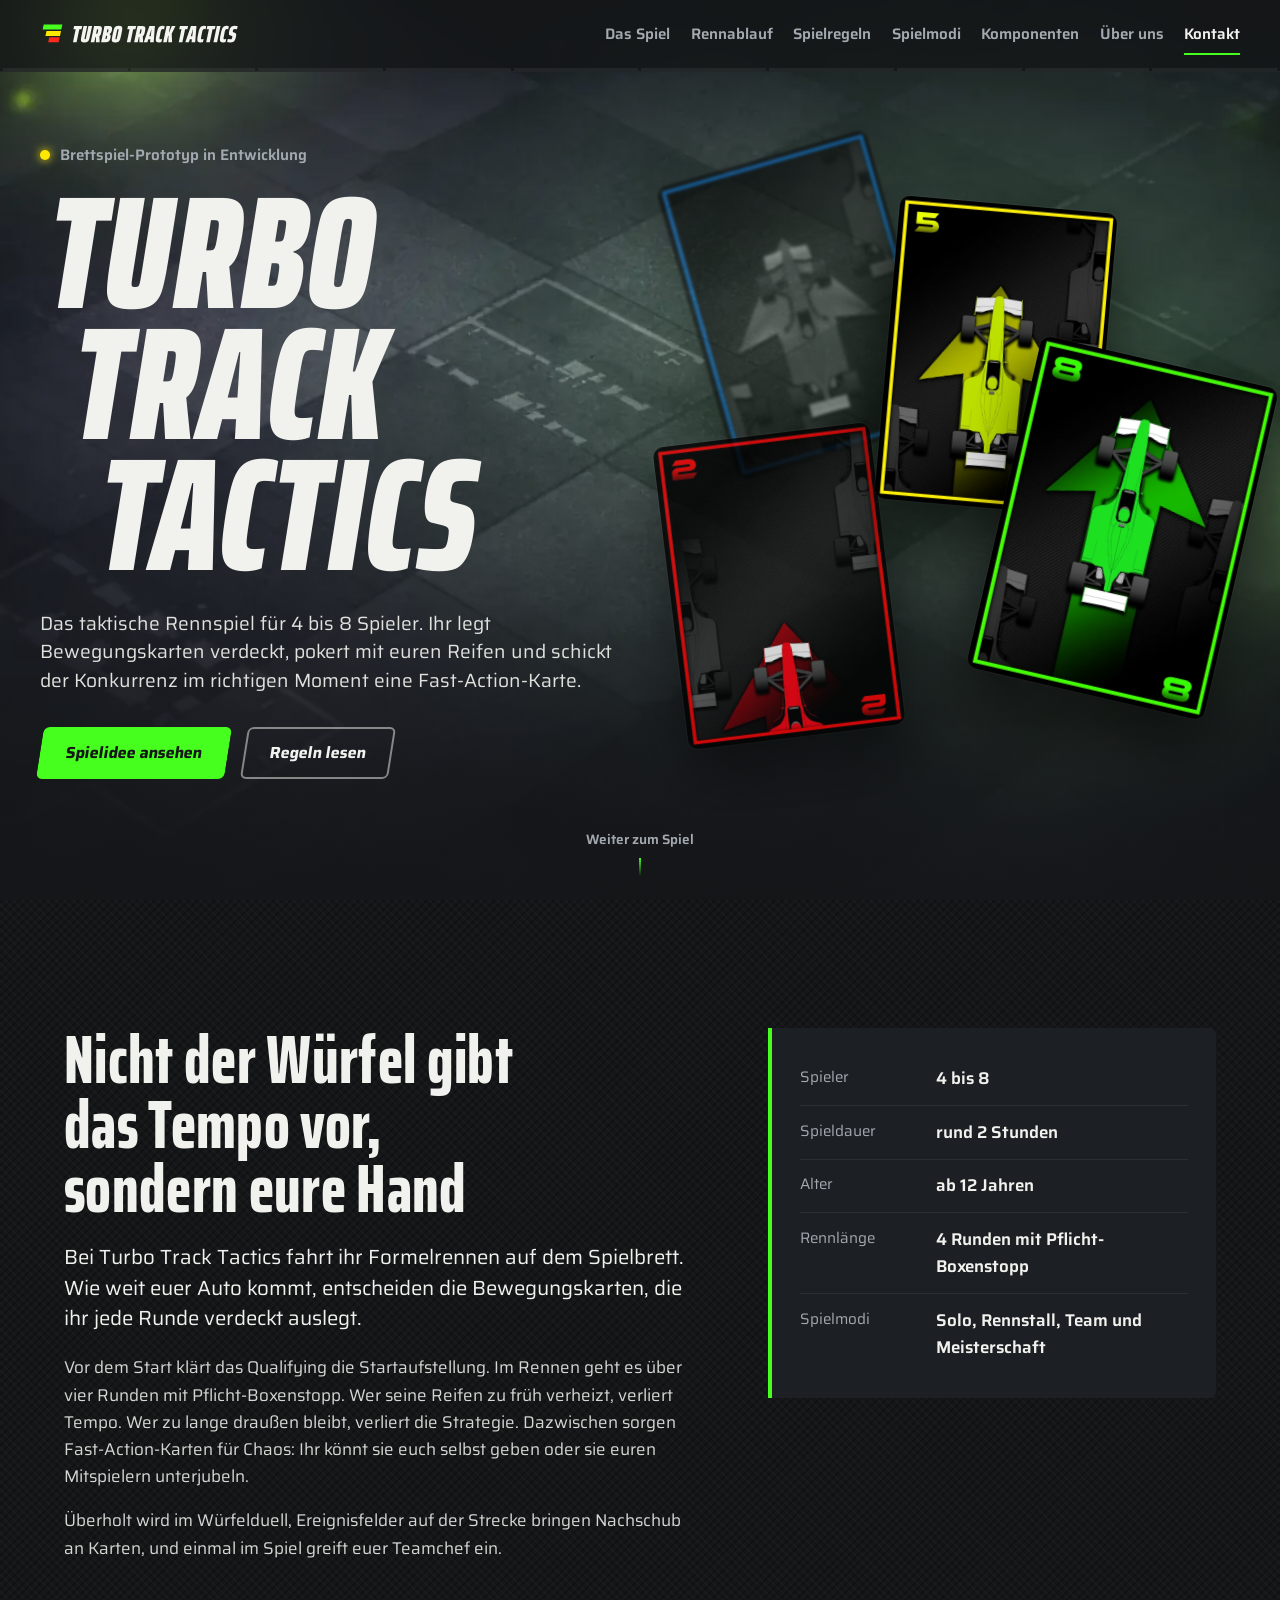
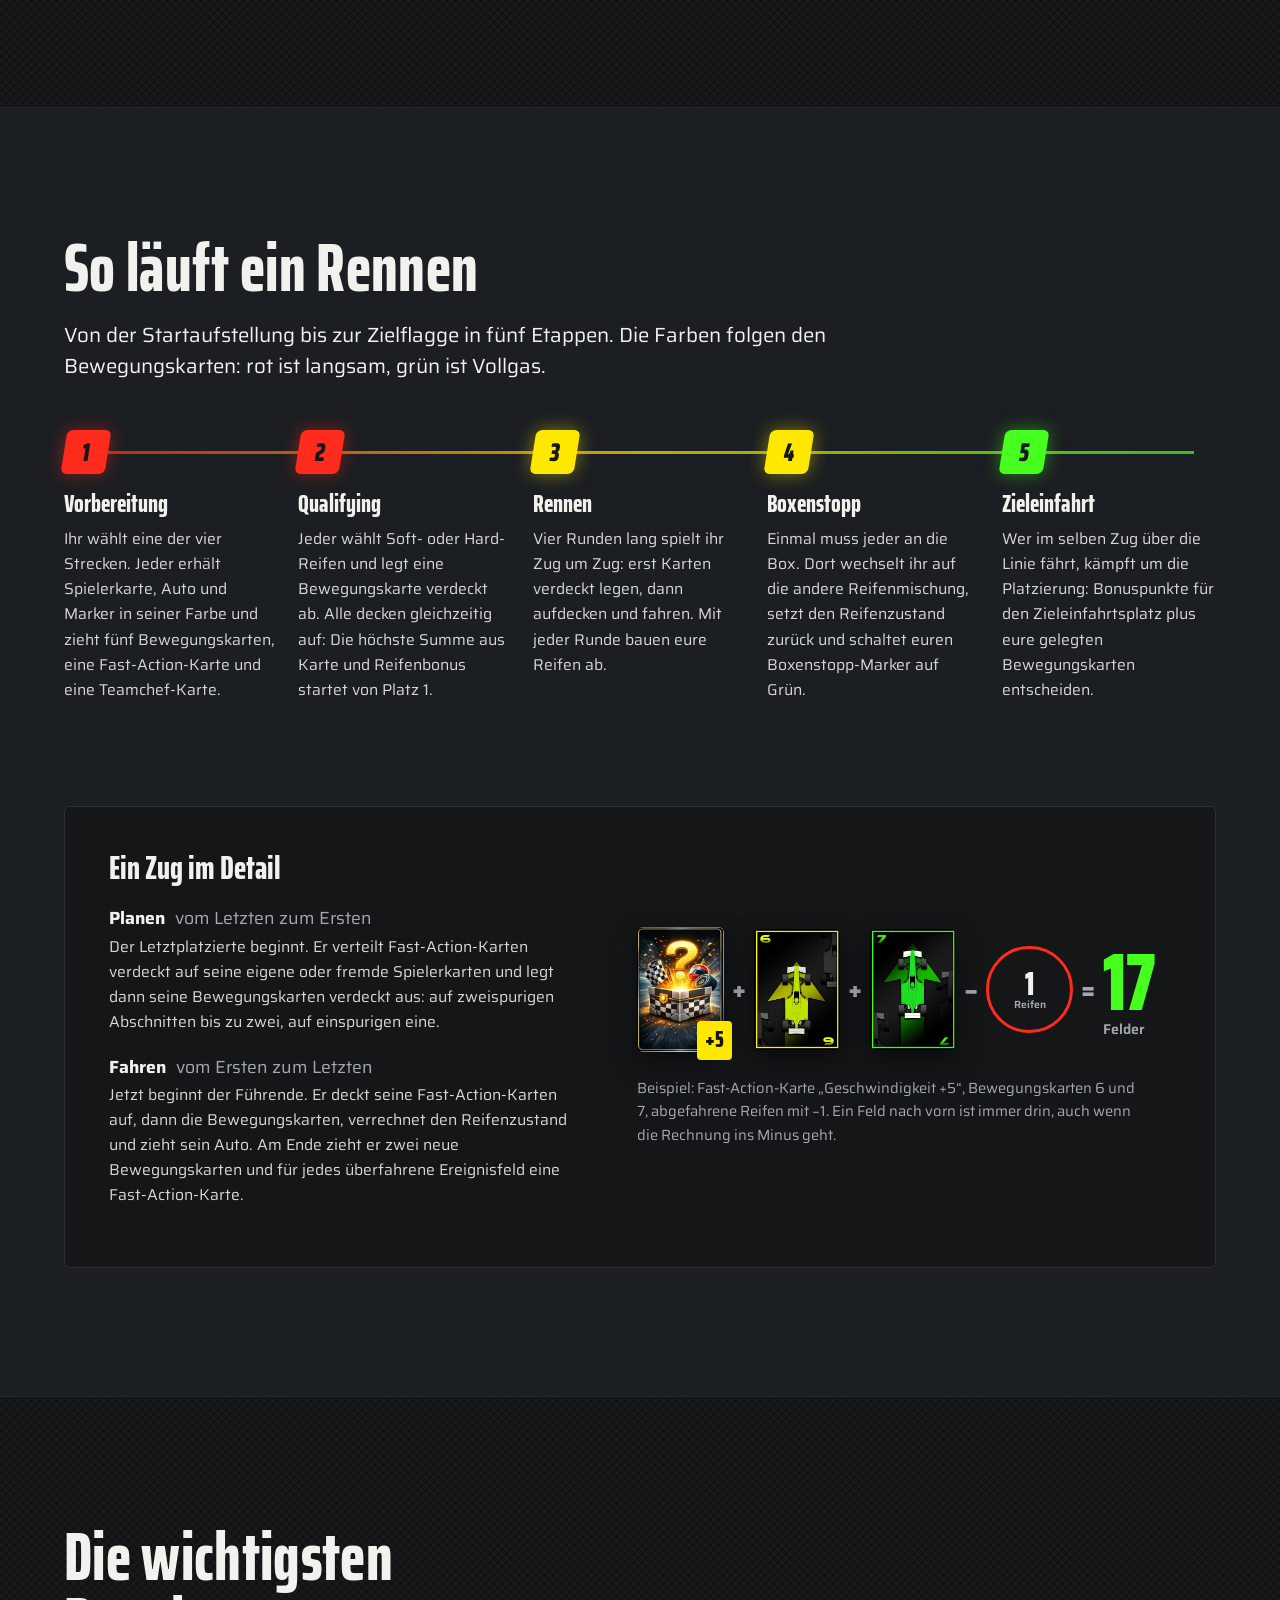
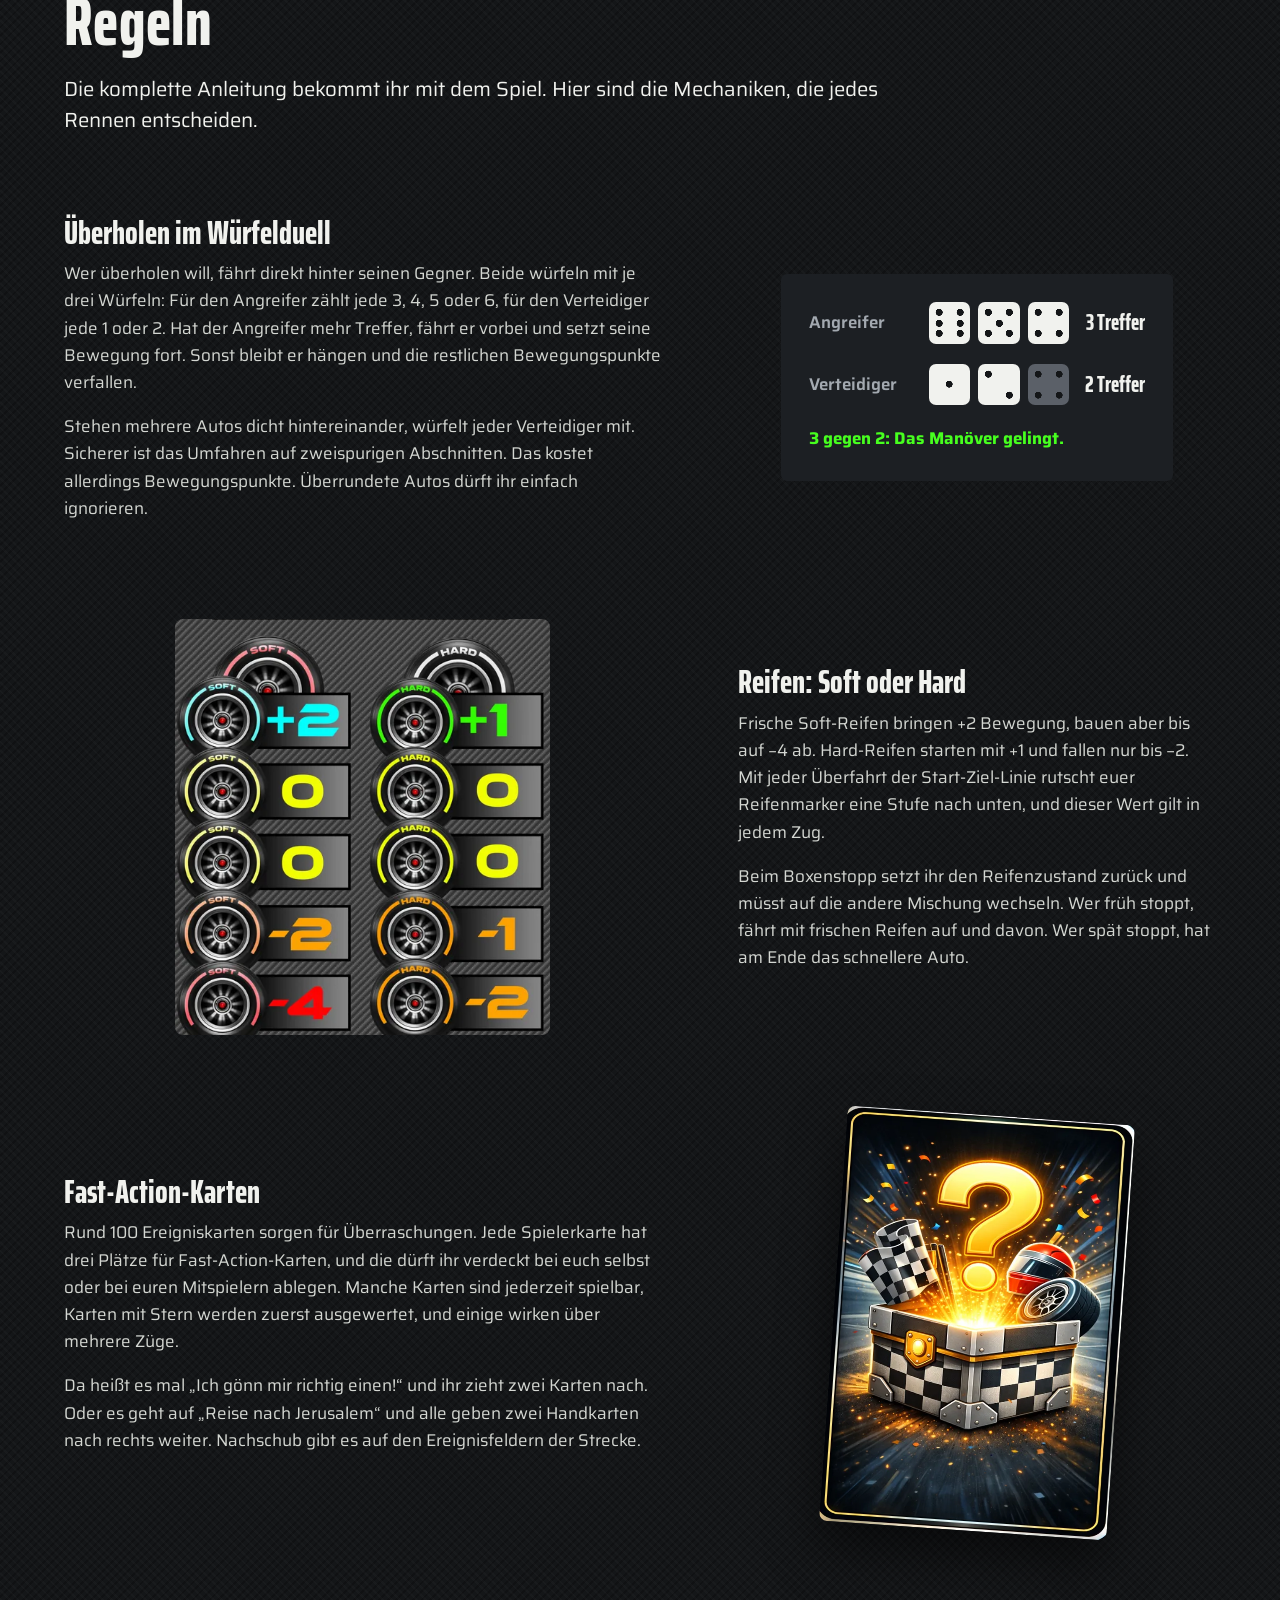
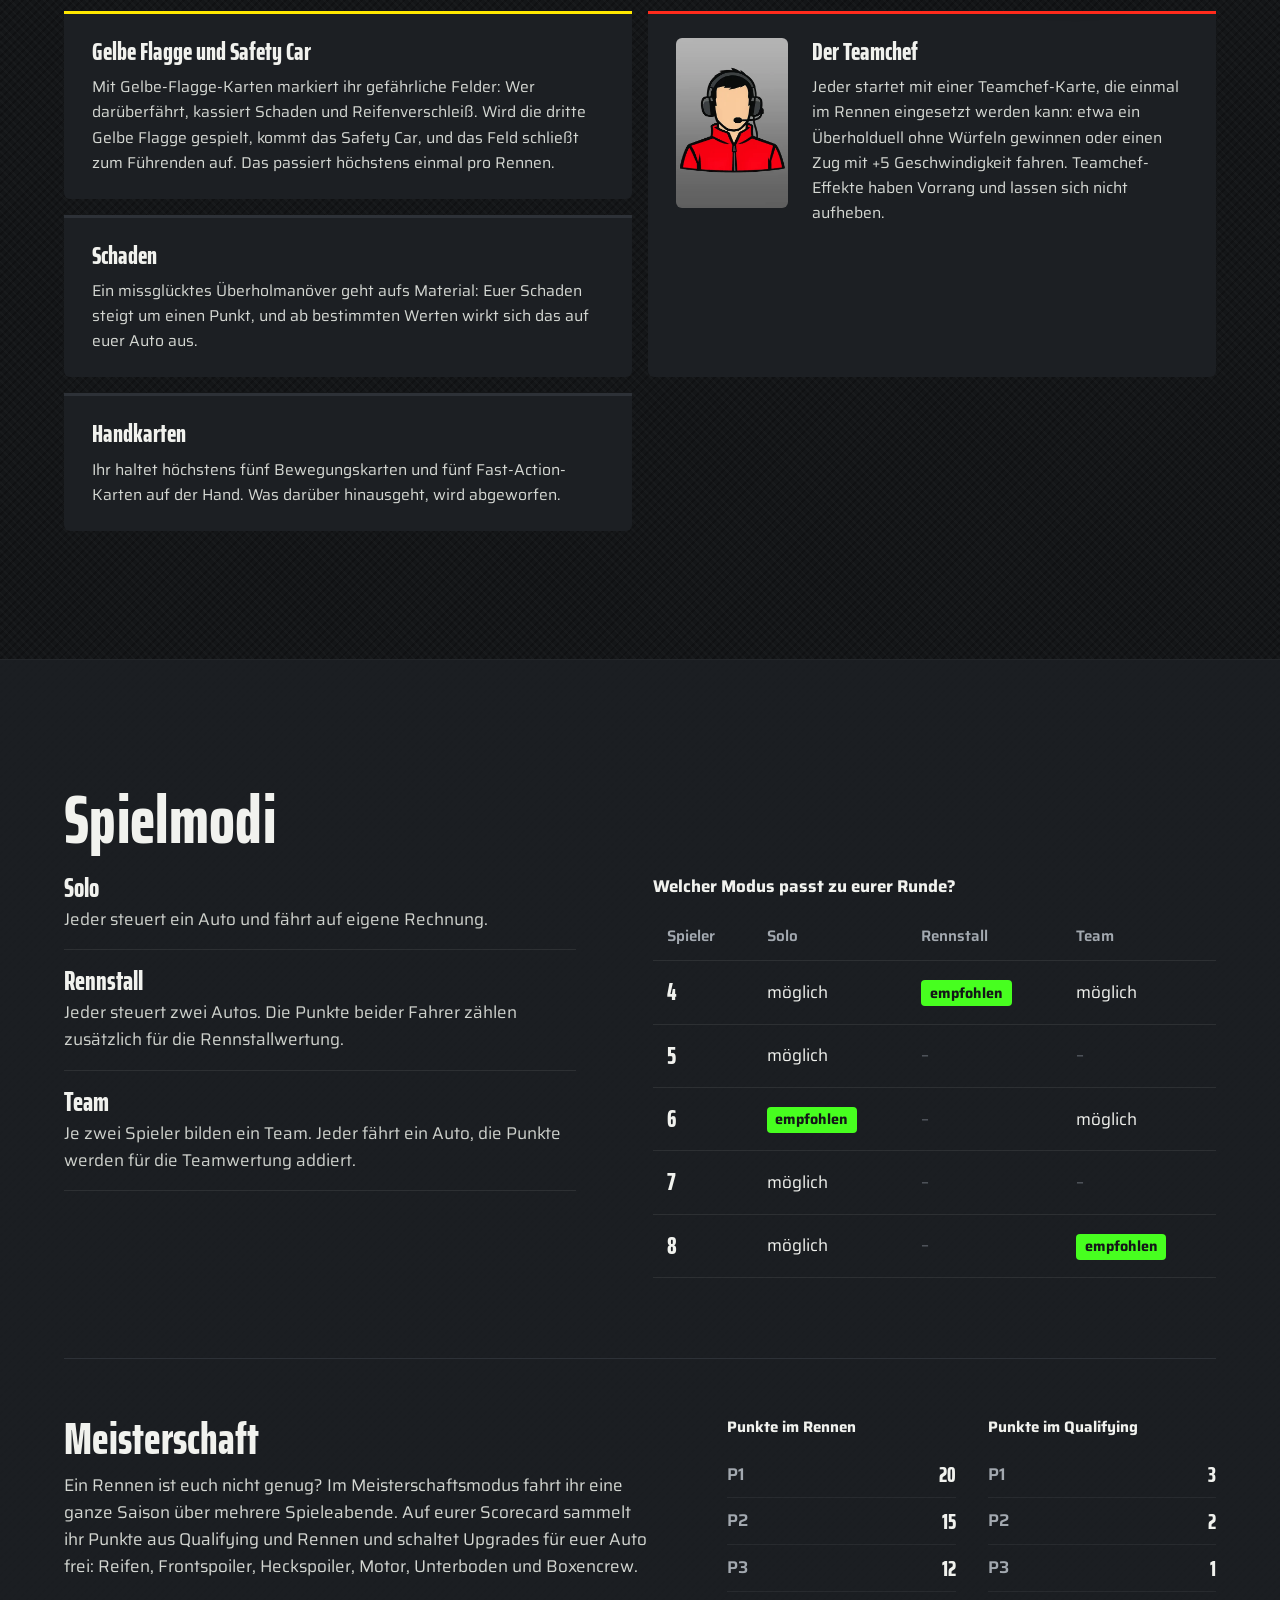
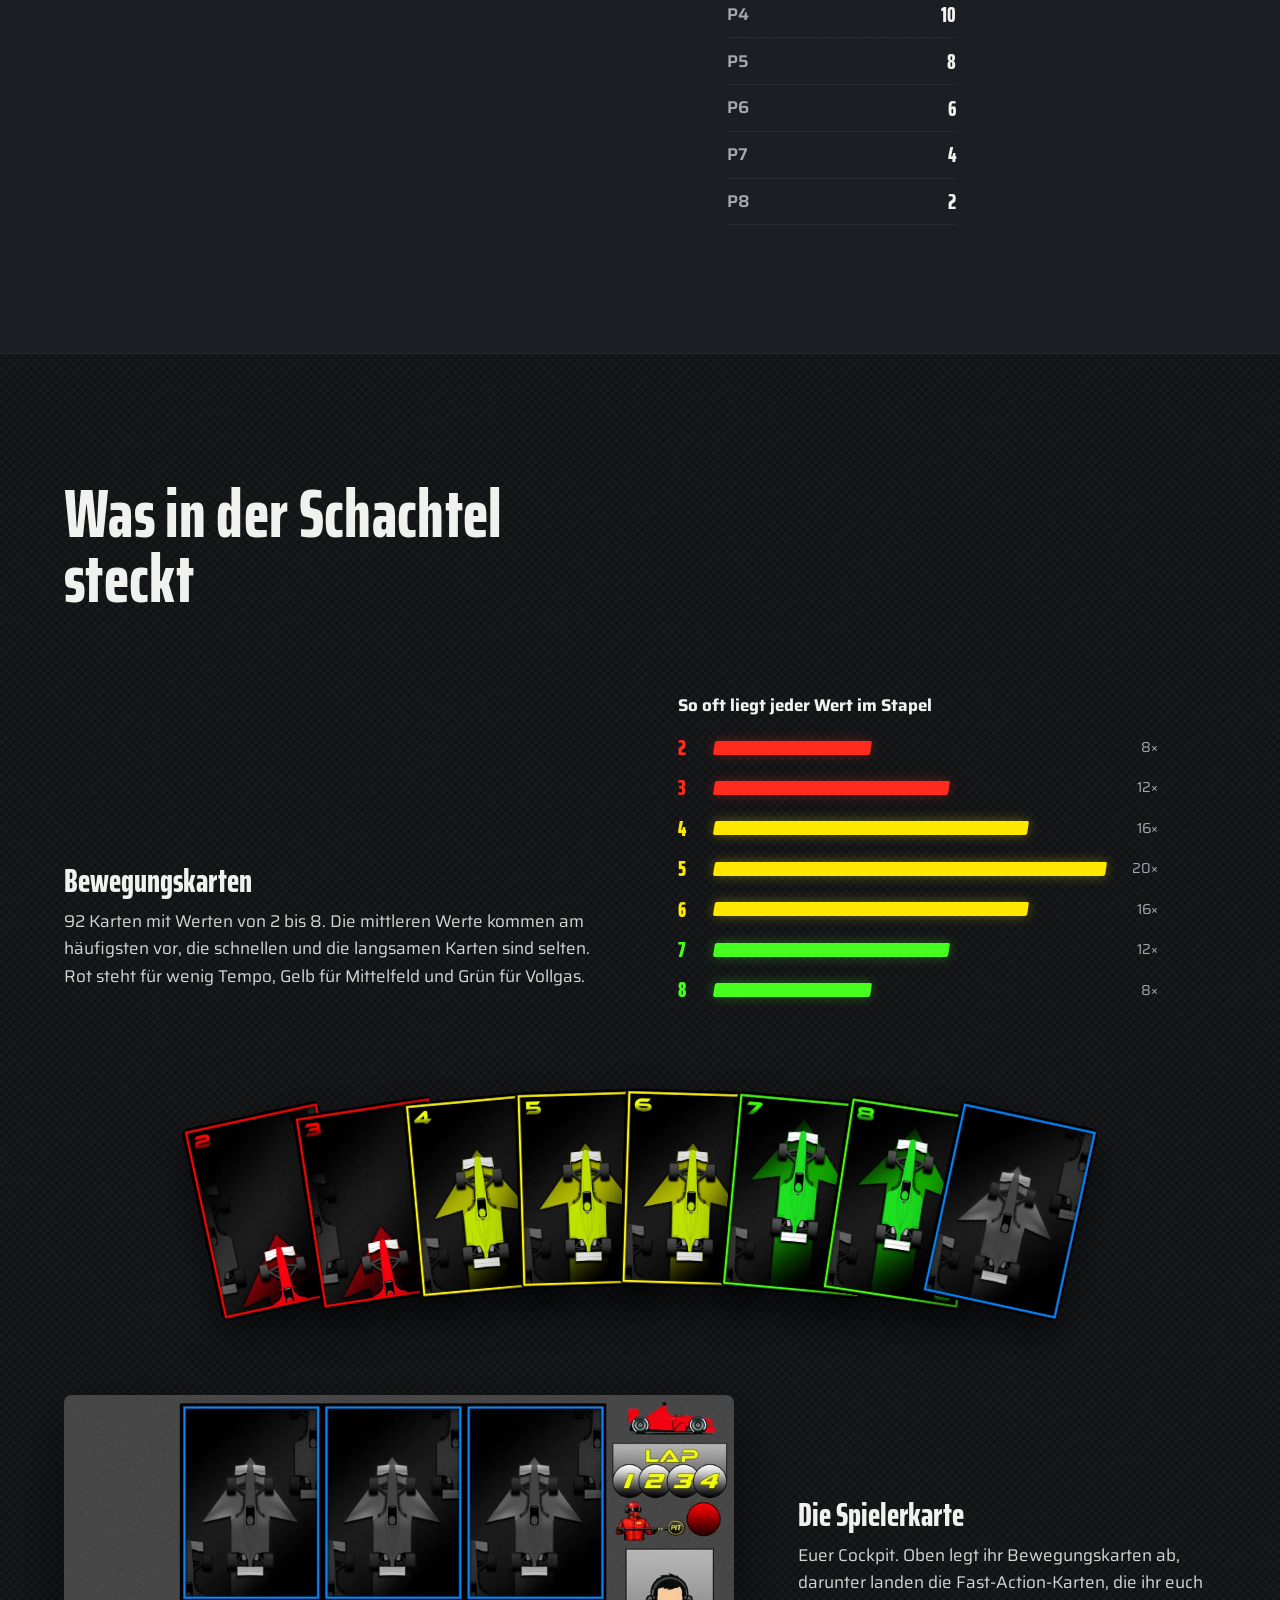
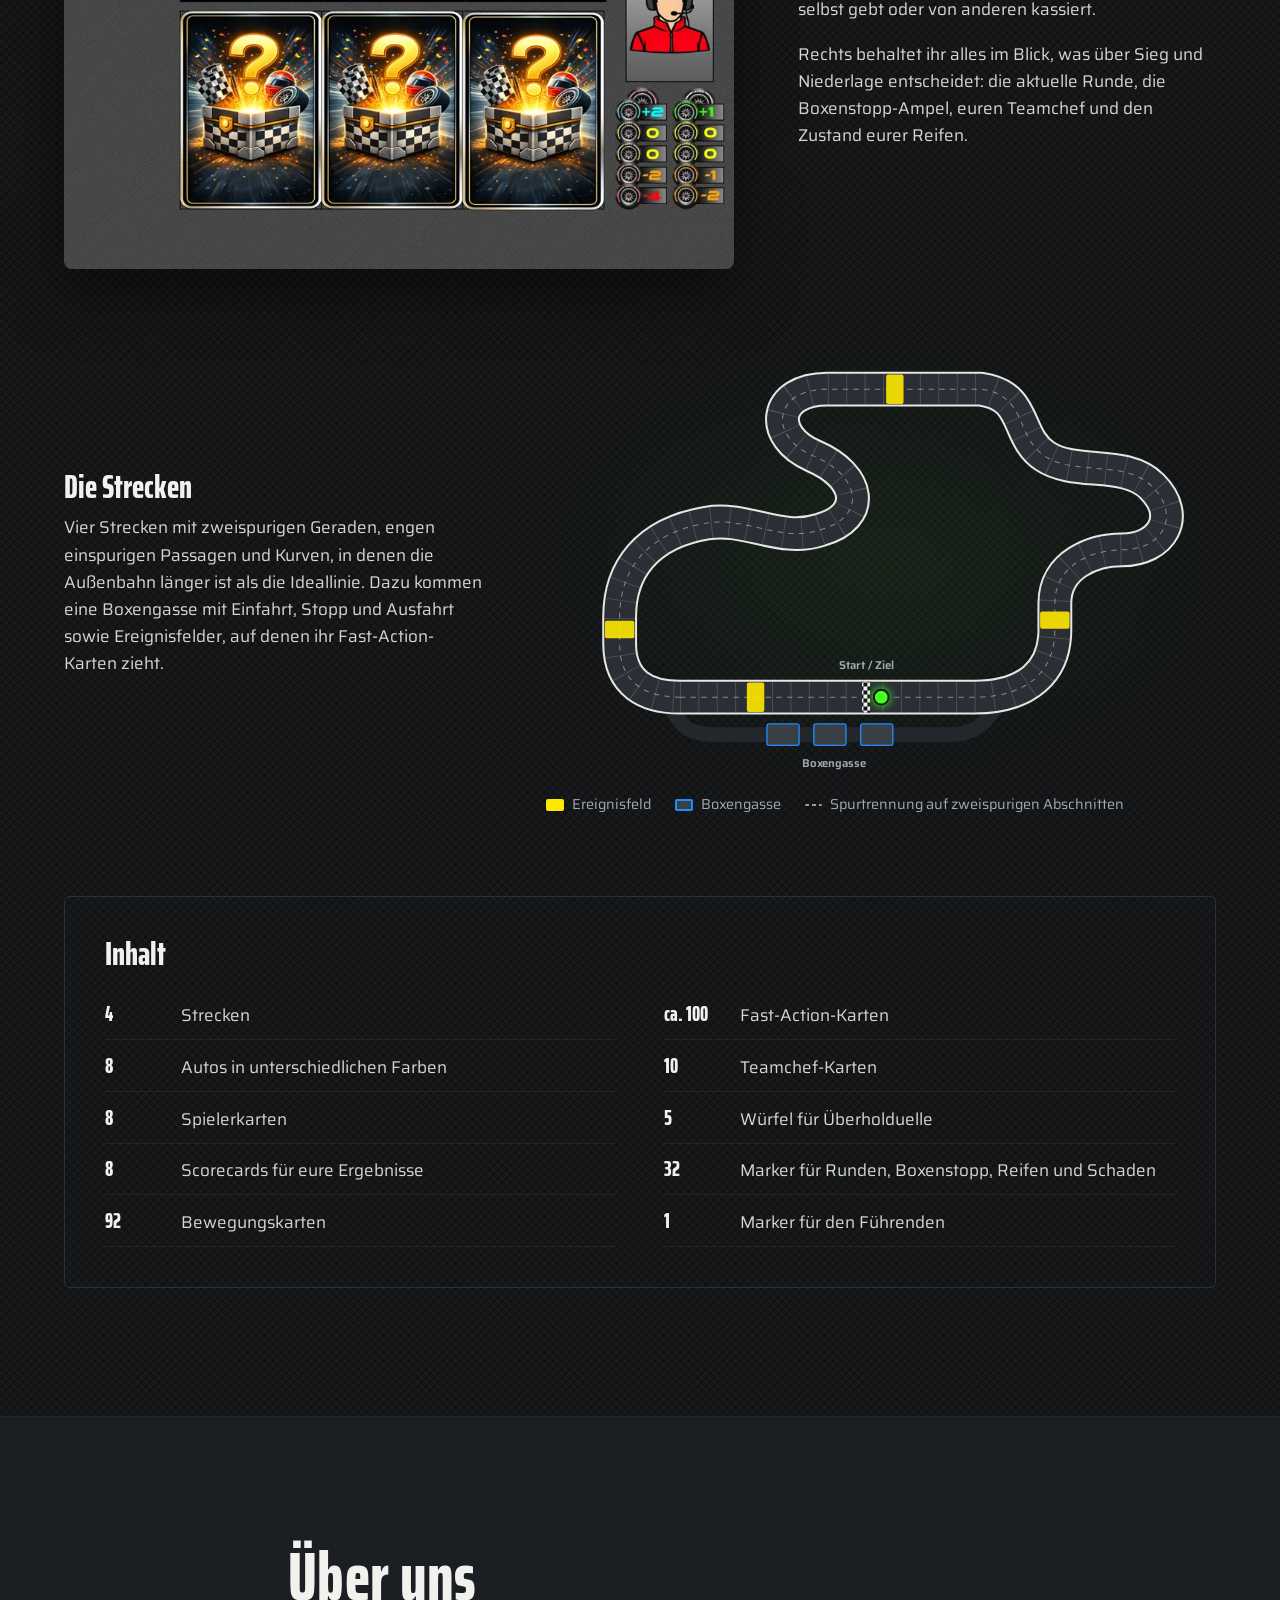
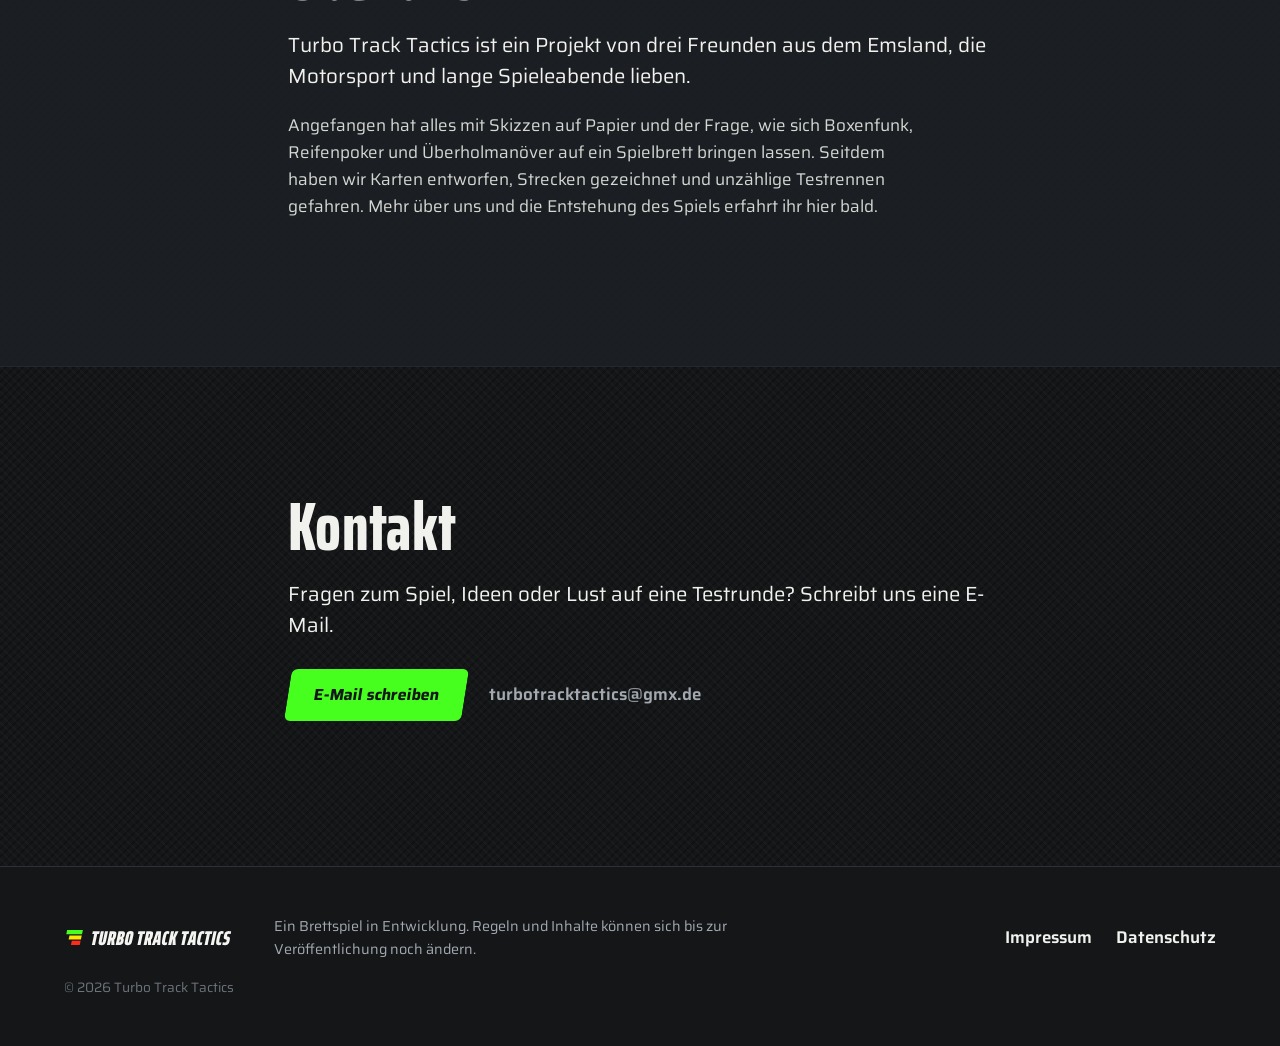
<file: index.html>
<!DOCTYPE html>
<html lang="de">
<head>
  <meta charset="utf-8">
  <meta name="viewport" content="width=device-width, initial-scale=1">
  <!-- Testphase: Seite nicht in Suchmaschinen aufnehmen. Vor dem offiziellen Start entfernen. -->
  <meta name="robots" content="noindex, nofollow">
  <title>Turbo Track Tactics – das taktische Rennspiel für 4 bis 8 Spieler</title>
  <meta name="description" content="Turbo Track Tactics ist ein taktisches Brettspiel rund um Motorsport: Bewegungskarten verdeckt legen, Reifen managen, Boxenstopp planen und im richtigen Moment überholen.">
  <meta name="theme-color" content="#141618">
  <link rel="icon" href="assets/img/logo-mark.svg" type="image/svg+xml">
  <link rel="preload" href="assets/fonts/saira-extra-condensed-latin-900-normal.woff2" as="font" type="font/woff2" crossorigin>
  <link rel="preload" href="assets/fonts/saira-latin-400-normal.woff2" as="font" type="font/woff2" crossorigin>
  <link rel="stylesheet" href="assets/css/style.css">
</head>
<body>
  <a class="skip-link" href="#inhalt">Zum Inhalt springen</a>

  <header class="site-header" data-header>
    <div class="site-header__inner">
      <a class="brand" href="#top" aria-label="Turbo Track Tactics – zum Seitenanfang">
        <img src="assets/img/logo-horizontal.svg" alt="" width="300" height="44">
      </a>
      <button class="nav-toggle" type="button" aria-expanded="false" aria-controls="hauptnavigation" data-nav-toggle>
        <span class="nav-toggle__bars" aria-hidden="true"></span>
        <span class="visually-hidden">Menü öffnen</span>
      </button>
      <nav id="hauptnavigation" class="site-nav" aria-label="Hauptnavigation" data-nav>
        <ul>
          <li><a href="#spiel">Das Spiel</a></li>
          <li><a href="#rennen">Rennablauf</a></li>
          <li><a href="#regeln">Spielregeln</a></li>
          <li><a href="#modi">Spielmodi</a></li>
          <li><a href="#komponenten">Komponenten</a></li>
          <li><a href="#ueber-uns">Über uns</a></li>
          <li><a href="#kontakt">Kontakt</a></li>
        </ul>
      </nav>
    </div>
    <!-- Schaltleuchten: zeigen den Scrollfortschritt in den Farben der Bewegungskarten -->
    <div class="shift-lights" aria-hidden="true" data-shift-lights>
      <span></span><span></span><span></span><span></span><span></span>
      <span></span><span></span><span></span><span></span><span></span>
    </div>
  </header>

  <main id="inhalt">

    <!-- ============ START ============ -->
    <section class="hero" id="top" aria-labelledby="hero-titel">
      <div class="hero__bg" data-speed="0.35" aria-hidden="true"></div>
      <div class="hero__inner">
        <div class="hero__text" data-speed="0.12">
          <p class="hero__status">Brettspiel-Prototyp in Entwicklung</p>
          <h1 class="hero__title" id="hero-titel">
            <span>Turbo</span>
            <span>Track</span>
            <span>Tactics</span>
          </h1>
          <p class="hero__lead">Das taktische Rennspiel für 4 bis 8 Spieler. Ihr legt Bewegungskarten verdeckt, pokert mit euren Reifen und schickt der Konkurrenz im richtigen Moment eine Fast-Action-Karte.</p>
          <div class="hero__actions">
            <a class="btn btn--primary" href="#spiel">Spielidee ansehen</a>
            <a class="btn btn--ghost" href="#regeln">Regeln lesen</a>
          </div>
        </div>

        <div class="hero__cards" aria-hidden="true">
          <img class="hero-card hero-card--back" data-speed="0.05" src="assets/img/karte-rueckseite.webp" alt="" width="640" height="894">
          <img class="hero-card hero-card--2" data-speed="0.18" src="assets/img/karte-2.webp" alt="" width="640" height="894">
          <img class="hero-card hero-card--5" data-speed="-0.06" src="assets/img/karte-5.webp" alt="" width="640" height="894">
          <img class="hero-card hero-card--8" data-speed="-0.22" src="assets/img/karte-8.webp" alt="" width="640" height="894">
        </div>
      </div>
      <a class="hero__scroll" href="#spiel">Weiter zum Spiel</a>
    </section>

    <!-- ============ DAS SPIEL ============ -->
    <section class="section" id="spiel" aria-labelledby="spiel-titel">
      <div class="container split">
        <div class="split__main">
          <h2 class="section-title" id="spiel-titel">Nicht der Würfel gibt das Tempo vor, sondern eure Hand</h2>
          <p class="lead">Bei Turbo Track Tactics fahrt ihr Formelrennen auf dem Spielbrett. Wie weit euer Auto kommt, entscheiden die Bewegungskarten, die ihr jede Runde verdeckt auslegt.</p>
          <p>Vor dem Start klärt das Qualifying die Startaufstellung. Im Rennen geht es über vier Runden mit Pflicht-Boxenstopp. Wer seine Reifen zu früh verheizt, verliert Tempo. Wer zu lange draußen bleibt, verliert die Strategie. Dazwischen sorgen Fast-Action-Karten für Chaos: Ihr könnt sie euch selbst geben oder sie euren Mitspielern unterjubeln.</p>
          <p>Überholt wird im Würfelduell, Ereignisfelder auf der Strecke bringen Nachschub an Karten, und einmal im Spiel greift euer Teamchef ein.</p>
        </div>

        <dl class="spec-sheet" aria-label="Eckdaten">
          <div class="spec-sheet__row">
            <dt>Spieler</dt>
            <dd>4 bis 8</dd>
          </div>
          <div class="spec-sheet__row">
            <dt>Spieldauer</dt>
            <dd>rund 2 Stunden</dd>
          </div>
          <div class="spec-sheet__row">
            <dt>Alter</dt>
            <dd>ab 12 Jahren</dd>
          </div>
          <div class="spec-sheet__row">
            <dt>Rennlänge</dt>
            <dd>4 Runden mit Pflicht-Boxenstopp</dd>
          </div>
          <div class="spec-sheet__row">
            <dt>Spielmodi</dt>
            <dd>Solo, Rennstall, Team und Meisterschaft</dd>
          </div>
        </dl>
      </div>
    </section>

    <!-- ============ RENNABLAUF ============ -->
    <section class="section section--asphalt" id="rennen" aria-labelledby="rennen-titel">
      <div class="container">
        <h2 class="section-title" id="rennen-titel">So läuft ein Rennen</h2>
        <p class="lead narrow">Von der Startaufstellung bis zur Zielflagge in fünf Etappen. Die Farben folgen den Bewegungskarten: rot ist langsam, grün ist Vollgas.</p>

        <ol class="race-steps">
          <li class="race-step" style="--step-color: var(--red)">
            <h3>Vorbereitung</h3>
            <p>Ihr wählt eine der vier Strecken. Jeder erhält Spielerkarte, Auto und Marker in seiner Farbe und zieht fünf Bewegungskarten, eine Fast-Action-Karte und eine Teamchef-Karte.</p>
          </li>
          <li class="race-step" style="--step-color: var(--red)">
            <h3>Qualifying</h3>
            <p>Jeder wählt Soft- oder Hard-Reifen und legt eine Bewegungskarte verdeckt ab. Alle decken gleichzeitig auf: Die höchste Summe aus Karte und Reifenbonus startet von Platz 1.</p>
          </li>
          <li class="race-step" style="--step-color: var(--yellow)">
            <h3>Rennen</h3>
            <p>Vier Runden lang spielt ihr Zug um Zug: erst Karten verdeckt legen, dann aufdecken und fahren. Mit jeder Runde bauen eure Reifen ab.</p>
          </li>
          <li class="race-step" style="--step-color: var(--yellow)">
            <h3>Boxenstopp</h3>
            <p>Einmal muss jeder an die Box. Dort wechselt ihr auf die andere Reifenmischung, setzt den Reifenzustand zurück und schaltet euren Boxenstopp-Marker auf Grün.</p>
          </li>
          <li class="race-step" style="--step-color: var(--green)">
            <h3>Zieleinfahrt</h3>
            <p>Wer im selben Zug über die Linie fährt, kämpft um die Platzierung: Bonuspunkte für den Zieleinfahrtsplatz plus eure gelegten Bewegungskarten entscheiden.</p>
          </li>
        </ol>

        <!-- Ein Zug im Detail -->
        <div class="turn" aria-labelledby="zug-titel">
          <div class="turn__phases">
            <h3 id="zug-titel">Ein Zug im Detail</h3>
            <div class="turn__phase">
              <h4>Planen <span>vom Letzten zum Ersten</span></h4>
              <p>Der Letztplatzierte beginnt. Er verteilt Fast-Action-Karten verdeckt auf seine eigene oder fremde Spielerkarten und legt dann seine Bewegungskarten verdeckt aus: auf zweispurigen Abschnitten bis zu zwei, auf einspurigen eine.</p>
            </div>
            <div class="turn__phase">
              <h4>Fahren <span>vom Ersten zum Letzten</span></h4>
              <p>Jetzt beginnt der Führende. Er deckt seine Fast-Action-Karten auf, dann die Bewegungskarten, verrechnet den Reifenzustand und zieht sein Auto. Am Ende zieht er zwei neue Bewegungskarten und für jedes überfahrene Ereignisfeld eine Fast-Action-Karte.</p>
            </div>
          </div>

          <figure class="turn__example">
            <div class="calc" role="img" aria-label="Rechenbeispiel: Fast-Action-Karte plus 5, Bewegungskarten 6 und 7, Reifenzustand minus 1, ergibt 17 Felder.">
              <div class="calc__item calc__item--fa">
                <img src="assets/img/fast-action.webp" alt="" width="560" height="808" loading="lazy">
                <span class="calc__badge">+5</span>
              </div>
              <span class="calc__op">+</span>
              <div class="calc__item"><img src="assets/img/karte-6-s.webp" alt="" width="320" height="447" loading="lazy"></div>
              <span class="calc__op">+</span>
              <div class="calc__item"><img src="assets/img/karte-7-s.webp" alt="" width="320" height="447" loading="lazy"></div>
              <span class="calc__op">−</span>
              <div class="calc__item calc__item--tyre"><span>1</span><small>Reifen</small></div>
              <span class="calc__op">=</span>
              <div class="calc__result"><strong>17</strong><small>Felder</small></div>
            </div>
            <figcaption>Beispiel: Fast-Action-Karte „Geschwindigkeit +5“, Bewegungskarten 6 und 7, abgefahrene Reifen mit −1. Ein Feld nach vorn ist immer drin, auch wenn die Rechnung ins Minus geht.</figcaption>
          </figure>
        </div>
      </div>
    </section>

    <!-- ============ SPIELREGELN ============ -->
    <section class="section" id="regeln" aria-labelledby="regeln-titel">
      <div class="container">
        <h2 class="section-title" id="regeln-titel">Die wichtigsten Regeln</h2>
        <p class="lead narrow">Die komplette Anleitung bekommt ihr mit dem Spiel. Hier sind die Mechaniken, die jedes Rennen entscheiden.</p>

        <article class="rule">
          <div class="rule__text">
            <h3>Überholen im Würfelduell</h3>
            <p>Wer überholen will, fährt direkt hinter seinen Gegner. Beide würfeln mit je drei Würfeln: Für den Angreifer zählt jede 3, 4, 5 oder 6, für den Verteidiger jede 1 oder 2. Hat der Angreifer mehr Treffer, fährt er vorbei und setzt seine Bewegung fort. Sonst bleibt er hängen und die restlichen Bewegungspunkte verfallen.</p>
            <p>Stehen mehrere Autos dicht hintereinander, würfelt jeder Verteidiger mit. Sicherer ist das Umfahren auf zweispurigen Abschnitten. Das kostet allerdings Bewegungspunkte. Überrundete Autos dürft ihr einfach ignorieren.</p>
          </div>
          <figure class="rule__visual duel" aria-label="Beispiel Überholduell: Angreifer würfelt 6, 5 und 4, also drei Treffer. Verteidiger würfelt 1, 2 und 4, also zwei Treffer. Das Überholmanöver gelingt.">
            <div class="duel__side">
              <span class="duel__who">Angreifer</span>
              <div class="dice">
                <span class="die die--hit" data-pips="6"></span>
                <span class="die die--hit" data-pips="5"></span>
                <span class="die die--hit" data-pips="4"></span>
              </div>
              <span class="duel__score">3 Treffer</span>
            </div>
            <div class="duel__side">
              <span class="duel__who">Verteidiger</span>
              <div class="dice">
                <span class="die die--hit" data-pips="1"></span>
                <span class="die die--hit" data-pips="2"></span>
                <span class="die" data-pips="4"></span>
              </div>
              <span class="duel__score">2 Treffer</span>
            </div>
            <figcaption>3 gegen 2: Das Manöver gelingt.</figcaption>
          </figure>
        </article>

        <article class="rule rule--flip">
          <div class="rule__text">
            <h3>Reifen: Soft oder Hard</h3>
            <p>Frische Soft-Reifen bringen +2 Bewegung, bauen aber bis auf −4 ab. Hard-Reifen starten mit +1 und fallen nur bis −2. Mit jeder Überfahrt der Start-Ziel-Linie rutscht euer Reifenmarker eine Stufe nach unten, und dieser Wert gilt in jedem Zug.</p>
            <p>Beim Boxenstopp setzt ihr den Reifenzustand zurück und müsst auf die andere Mischung wechseln. Wer früh stoppt, fährt mit frischen Reifen auf und davon. Wer spät stoppt, hat am Ende das schnellere Auto.</p>
          </div>
          <figure class="rule__visual">
            <img src="assets/img/reifen.webp" alt="Reifenanzeige der Spielerkarte: Soft mit den Stufen +2, 0, 0, −2 und −4, Hard mit den Stufen +1, 0, 0, −1 und −2." width="520" height="576" loading="lazy">
          </figure>
        </article>

        <article class="rule">
          <div class="rule__text">
            <h3>Fast-Action-Karten</h3>
            <p>Rund 100 Ereigniskarten sorgen für Überraschungen. Jede Spielerkarte hat drei Plätze für Fast-Action-Karten, und die dürft ihr verdeckt bei euch selbst oder bei euren Mitspielern ablegen. Manche Karten sind jederzeit spielbar, Karten mit Stern werden zuerst ausgewertet, und einige wirken über mehrere Züge.</p>
            <p>Da heißt es mal „Ich gönn mir richtig einen!“ und ihr zieht zwei Karten nach. Oder es geht auf „Reise nach Jerusalem“ und alle geben zwei Handkarten nach rechts weiter. Nachschub gibt es auf den Ereignisfeldern der Strecke.</p>
          </div>
          <figure class="rule__visual rule__visual--card">
            <img src="assets/img/fast-action.webp" alt="Rückseite einer Fast-Action-Karte: eine Schatzkiste mit Fragezeichen, Zielflagge, Helm und Reifen." width="560" height="808" loading="lazy">
          </figure>
        </article>

        <div class="rule-grid">
          <div class="rule-mini">
            <h3>Gelbe Flagge und Safety Car</h3>
            <p>Mit Gelbe-Flagge-Karten markiert ihr gefährliche Felder: Wer darüberfährt, kassiert Schaden und Reifenverschleiß. Wird die dritte Gelbe Flagge gespielt, kommt das Safety Car, und das Feld schließt zum Führenden auf. Das passiert höchstens einmal pro Rennen.</p>
          </div>
          <div class="rule-mini rule-mini--with-image">
            <img src="assets/img/teamchef.webp" alt="" width="420" height="637" loading="lazy">
            <div>
              <h3>Der Teamchef</h3>
              <p>Jeder startet mit einer Teamchef-Karte, die einmal im Rennen eingesetzt werden kann: etwa ein Überholduell ohne Würfeln gewinnen oder einen Zug mit +5 Geschwindigkeit fahren. Teamchef-Effekte haben Vorrang und lassen sich nicht aufheben.</p>
            </div>
          </div>
          <div class="rule-mini">
            <h3>Schaden</h3>
            <p>Ein missglücktes Überholmanöver geht aufs Material: Euer Schaden steigt um einen Punkt, und ab bestimmten Werten wirkt sich das auf euer Auto aus.</p>
          </div>
          <div class="rule-mini">
            <h3>Handkarten</h3>
            <p>Ihr haltet höchstens fünf Bewegungskarten und fünf Fast-Action-Karten auf der Hand. Was darüber hinausgeht, wird abgeworfen.</p>
          </div>
        </div>
      </div>
    </section>

    <!-- ============ SPIELMODI ============ -->
    <section class="section section--asphalt" id="modi" aria-labelledby="modi-titel">
      <div class="container">
        <h2 class="section-title" id="modi-titel">Spielmodi</h2>
        <div class="modes">
          <div class="modes__intro">
            <dl class="mode-list">
              <div>
                <dt>Solo</dt>
                <dd>Jeder steuert ein Auto und fährt auf eigene Rechnung.</dd>
              </div>
              <div>
                <dt>Rennstall</dt>
                <dd>Jeder steuert zwei Autos. Die Punkte beider Fahrer zählen zusätzlich für die Rennstallwertung.</dd>
              </div>
              <div>
                <dt>Team</dt>
                <dd>Je zwei Spieler bilden ein Team. Jeder fährt ein Auto, die Punkte werden für die Teamwertung addiert.</dd>
              </div>
            </dl>
          </div>

          <div class="table-wrap">
            <table class="mode-table">
              <caption>Welcher Modus passt zu eurer Runde?</caption>
              <thead>
                <tr><th scope="col">Spieler</th><th scope="col">Solo</th><th scope="col">Rennstall</th><th scope="col">Team</th></tr>
              </thead>
              <tbody>
                <tr><th scope="row">4</th><td><span class="ok">möglich</span></td><td><span class="best">empfohlen</span></td><td><span class="ok">möglich</span></td></tr>
                <tr><th scope="row">5</th><td><span class="ok">möglich</span></td><td><span class="no">–</span></td><td><span class="no">–</span></td></tr>
                <tr><th scope="row">6</th><td><span class="best">empfohlen</span></td><td><span class="no">–</span></td><td><span class="ok">möglich</span></td></tr>
                <tr><th scope="row">7</th><td><span class="ok">möglich</span></td><td><span class="no">–</span></td><td><span class="no">–</span></td></tr>
                <tr><th scope="row">8</th><td><span class="ok">möglich</span></td><td><span class="no">–</span></td><td><span class="best">empfohlen</span></td></tr>
              </tbody>
            </table>
          </div>
        </div>

        <div class="championship">
          <div class="championship__text">
            <h3>Meisterschaft</h3>
            <p>Ein Rennen ist euch nicht genug? Im Meisterschaftsmodus fahrt ihr eine ganze Saison über mehrere Spieleabende. Auf eurer Scorecard sammelt ihr Punkte aus Qualifying und Rennen und schaltet Upgrades für euer Auto frei: Reifen, Frontspoiler, Heckspoiler, Motor, Unterboden und Boxencrew.</p>
          </div>
          <div class="points">
            <table class="points-table">
              <caption>Punkte im Rennen</caption>
              <tbody>
                <tr><th scope="row">P1</th><td>20</td></tr>
                <tr><th scope="row">P2</th><td>15</td></tr>
                <tr><th scope="row">P3</th><td>12</td></tr>
                <tr><th scope="row">P4</th><td>10</td></tr>
                <tr><th scope="row">P5</th><td>8</td></tr>
                <tr><th scope="row">P6</th><td>6</td></tr>
                <tr><th scope="row">P7</th><td>4</td></tr>
                <tr><th scope="row">P8</th><td>2</td></tr>
              </tbody>
            </table>
            <table class="points-table">
              <caption>Punkte im Qualifying</caption>
              <tbody>
                <tr><th scope="row">P1</th><td>3</td></tr>
                <tr><th scope="row">P2</th><td>2</td></tr>
                <tr><th scope="row">P3</th><td>1</td></tr>
              </tbody>
            </table>
          </div>
        </div>
      </div>
    </section>

    <!-- ============ KOMPONENTEN ============ -->
    <section class="section" id="komponenten" aria-labelledby="komponenten-titel">
      <div class="container">
        <h2 class="section-title" id="komponenten-titel">Was in der Schachtel steckt</h2>

        <div class="component component--cards">
          <div class="component__head">
            <h3>Bewegungskarten</h3>
            <p>92 Karten mit Werten von 2 bis 8. Die mittleren Werte kommen am häufigsten vor, die schnellen und die langsamen Karten sind selten. Rot steht für wenig Tempo, Gelb für Mittelfeld und Grün für Vollgas.</p>
          </div>

          <ul class="card-fan" aria-label="Alle Bewegungskarten">
            <li><img src="assets/img/karte-2-s.webp" alt="Bewegungskarte 2" width="320" height="447" loading="lazy"></li>
            <li><img src="assets/img/karte-3-s.webp" alt="Bewegungskarte 3" width="320" height="447" loading="lazy"></li>
            <li><img src="assets/img/karte-4-s.webp" alt="Bewegungskarte 4" width="320" height="447" loading="lazy"></li>
            <li><img src="assets/img/karte-5-s.webp" alt="Bewegungskarte 5" width="320" height="447" loading="lazy"></li>
            <li><img src="assets/img/karte-6-s.webp" alt="Bewegungskarte 6" width="320" height="447" loading="lazy"></li>
            <li><img src="assets/img/karte-7-s.webp" alt="Bewegungskarte 7" width="320" height="447" loading="lazy"></li>
            <li><img src="assets/img/karte-8-s.webp" alt="Bewegungskarte 8" width="320" height="447" loading="lazy"></li>
            <li><img src="assets/img/karte-rueckseite-s.webp" alt="Rückseite der Bewegungskarten" width="320" height="447" loading="lazy"></li>
          </ul>

          <figure class="deck-chart">
            <figcaption>So oft liegt jeder Wert im Stapel</figcaption>
            <ol class="deck-chart__bars">
              <li style="--n: 8;  --c: var(--red)"><span class="deck-chart__value">2</span><span class="deck-chart__bar"></span><span class="deck-chart__count">8×</span></li>
              <li style="--n: 12; --c: var(--red)"><span class="deck-chart__value">3</span><span class="deck-chart__bar"></span><span class="deck-chart__count">12×</span></li>
              <li style="--n: 16; --c: var(--yellow)"><span class="deck-chart__value">4</span><span class="deck-chart__bar"></span><span class="deck-chart__count">16×</span></li>
              <li style="--n: 20; --c: var(--yellow)"><span class="deck-chart__value">5</span><span class="deck-chart__bar"></span><span class="deck-chart__count">20×</span></li>
              <li style="--n: 16; --c: var(--yellow)"><span class="deck-chart__value">6</span><span class="deck-chart__bar"></span><span class="deck-chart__count">16×</span></li>
              <li style="--n: 12; --c: var(--green)"><span class="deck-chart__value">7</span><span class="deck-chart__bar"></span><span class="deck-chart__count">12×</span></li>
              <li style="--n: 8;  --c: var(--green)"><span class="deck-chart__value">8</span><span class="deck-chart__bar"></span><span class="deck-chart__count">8×</span></li>
            </ol>
          </figure>
        </div>

        <div class="component component--board">
          <figure class="board-figure">
            <img src="assets/img/spielerkarte.webp" srcset="assets/img/spielerkarte-s.webp 900w, assets/img/spielerkarte.webp 1800w" sizes="(min-width: 960px) 60vw, 100vw" alt="Die Spielerkarte: oben drei Plätze für Bewegungskarten, darunter drei Plätze für Fast-Action-Karten. Rechts Rundenzähler, Boxenstopp-Ampel, Platz für den Teamchef und die Reifenanzeige." width="1800" height="1273" loading="lazy">
          </figure>
          <div class="component__head">
            <h3>Die Spielerkarte</h3>
            <p>Euer Cockpit. Oben legt ihr Bewegungskarten ab, darunter landen die Fast-Action-Karten, die ihr euch selbst gebt oder von anderen kassiert.</p>
            <p>Rechts behaltet ihr alles im Blick, was über Sieg und Niederlage entscheidet: die aktuelle Runde, die Boxenstopp-Ampel, euren Teamchef und den Zustand eurer Reifen.</p>
          </div>
        </div>

        <div class="component component--track">
          <div class="component__head">
            <h3>Die Strecken</h3>
            <p>Vier Strecken mit zweispurigen Geraden, engen einspurigen Passagen und Kurven, in denen die Außenbahn länger ist als die Ideallinie. Dazu kommen eine Boxengasse mit Einfahrt, Stopp und Ausfahrt sowie Ereignisfelder, auf denen ihr Fast-Action-Karten zieht.</p>
          </div>

          <figure class="track-figure">
            <svg class="track" viewBox="0 0 1000 640" role="img" aria-labelledby="strecke-titel strecke-beschreibung" data-track>
              <title id="strecke-titel">Beispielstrecke</title>
              <desc id="strecke-beschreibung">Stilisierte Rennstrecke mit Start-Ziel-Gerade unten, Boxengasse parallel dazu, mehreren Kurven und vier gelb markierten Ereignisfeldern.</desc>
              <defs>
                <pattern id="checker" width="12" height="12" patternUnits="userSpaceOnUse">
                  <rect width="12" height="12" fill="#f1f2ee"/>
                  <rect width="6" height="6" fill="#141618"/>
                  <rect x="6" y="6" width="6" height="6" fill="#141618"/>
                </pattern>
                <path id="streckenpfad" d="M200 520 L640 520 C720 520 760 480 760 420 L760 380 C760 320 820 300 860 300 C920 300 950 250 905 205 C865 165 790 190 745 160 C700 130 720 70 650 60 L420 60 C340 60 330 130 400 160 C470 190 480 250 410 270 C350 290 300 250 240 260 C150 275 110 330 110 400 L110 440 C110 500 150 520 200 520 Z"/>
              </defs>
              <!-- Boxengasse -->
              <path class="track__pit" d="M180 520 C200 572 220 576 260 576 L600 576 C640 576 660 560 680 520"/>
              <g class="track__pit-boxes">
                <rect x="330" y="560" width="48" height="32" rx="3"/>
                <rect x="400" y="560" width="48" height="32" rx="3"/>
                <rect x="470" y="560" width="48" height="32" rx="3"/>
              </g>
              <text class="track__label" x="430" y="625" text-anchor="middle">Boxengasse</text>
              <!-- Strecke: Rand, Asphalt, Felder, Mittellinie -->
              <use href="#streckenpfad" class="track__edge"/>
              <use href="#streckenpfad" class="track__asphalt"/>
              <use href="#streckenpfad" class="track__fields"/>
              <use href="#streckenpfad" class="track__centre"/>
              <!-- Ereignisfelder -->
              <g class="track__events">
                <rect x="508" y="38" width="26" height="44" rx="3"/>
                <rect x="738" y="392" width="44" height="26" rx="3"/>
                <rect x="88" y="406" width="44" height="26" rx="3"/>
                <rect x="300" y="498" width="26" height="44" rx="3"/>
              </g>
              <!-- Start/Ziel -->
              <rect x="472" y="497" width="12" height="46" fill="url(#checker)"/>
              <text class="track__label" x="478" y="478" text-anchor="middle">Start / Ziel</text>
              <!-- Fahrzeug für die Animation -->
              <g class="track__car" data-track-car>
                <circle r="11"/>
              </g>
            </svg>
            <figcaption class="track-legend">
              <span><i class="swatch swatch--event"></i>Ereignisfeld</span>
              <span><i class="swatch swatch--pit"></i>Boxengasse</span>
              <span><i class="swatch swatch--line"></i>Spurtrennung auf zweispurigen Abschnitten</span>
            </figcaption>
          </figure>
        </div>

        <div class="box-contents">
          <h3>Inhalt</h3>
          <ul>
            <li><strong>4</strong> Strecken</li>
            <li><strong>8</strong> Autos in unterschiedlichen Farben</li>
            <li><strong>8</strong> Spielerkarten</li>
            <li><strong>8</strong> Scorecards für eure Ergebnisse</li>
            <li><strong>92</strong> Bewegungskarten</li>
            <li><strong>ca. 100</strong> Fast-Action-Karten</li>
            <li><strong>10</strong> Teamchef-Karten</li>
            <li><strong>5</strong> Würfel für Überholduelle</li>
            <li><strong>32</strong> Marker für Runden, Boxenstopp, Reifen und Schaden</li>
            <li><strong>1</strong> Marker für den Führenden</li>
          </ul>
        </div>
      </div>
    </section>

    <!-- ============ ÜBER UNS ============ -->
    <section class="section section--asphalt" id="ueber-uns" aria-labelledby="ueber-titel">
      <div class="container narrow">
        <h2 class="section-title" id="ueber-titel">Über uns</h2>
        <p class="lead">Turbo Track Tactics ist ein Projekt von drei Freunden aus dem Emsland, die Motorsport und lange Spieleabende lieben.</p>
        <p>Angefangen hat alles mit Skizzen auf Papier und der Frage, wie sich Boxenfunk, Reifenpoker und Überholmanöver auf ein Spielbrett bringen lassen. Seitdem haben wir Karten entworfen, Strecken gezeichnet und unzählige Testrennen gefahren. Mehr über uns und die Entstehung des Spiels erfahrt ihr hier bald.</p>
      </div>
    </section>

    <!-- ============ KONTAKT ============ -->
    <section class="section contact" id="kontakt" aria-labelledby="kontakt-titel">
      <div class="container narrow">
        <h2 class="section-title" id="kontakt-titel">Kontakt</h2>
        <p class="lead">Fragen zum Spiel, Ideen oder Lust auf eine Testrunde? Schreibt uns eine E-Mail.</p>
        <p class="contact__mail">
          <a class="btn btn--primary" data-mail data-user="turbotracktactics" data-domain="gmx.de" href="#kontakt">E-Mail schreiben</a>
          <span class="contact__address" data-mail-text>turbotracktactics [at] gmx.de</span>
        </p>
      </div>
    </section>
  </main>

  <footer class="site-footer">
    <div class="container site-footer__inner">
      <img src="assets/img/logo-horizontal.svg" alt="Turbo Track Tactics" width="300" height="44" loading="lazy">
      <p class="site-footer__note">Ein Brettspiel in Entwicklung. Regeln und Inhalte können sich bis zur Veröffentlichung noch ändern.</p>
      <nav aria-label="Rechtliches">
        <ul class="site-footer__links">
          <li><a href="impressum.html">Impressum</a></li>
          <li><a href="datenschutz.html">Datenschutz</a></li>
        </ul>
      </nav>
      <p class="site-footer__copy">© 2026 Turbo Track Tactics</p>
    </div>
  </footer>

  <script src="assets/js/main.js" defer></script>
</body>
</html>
</file>
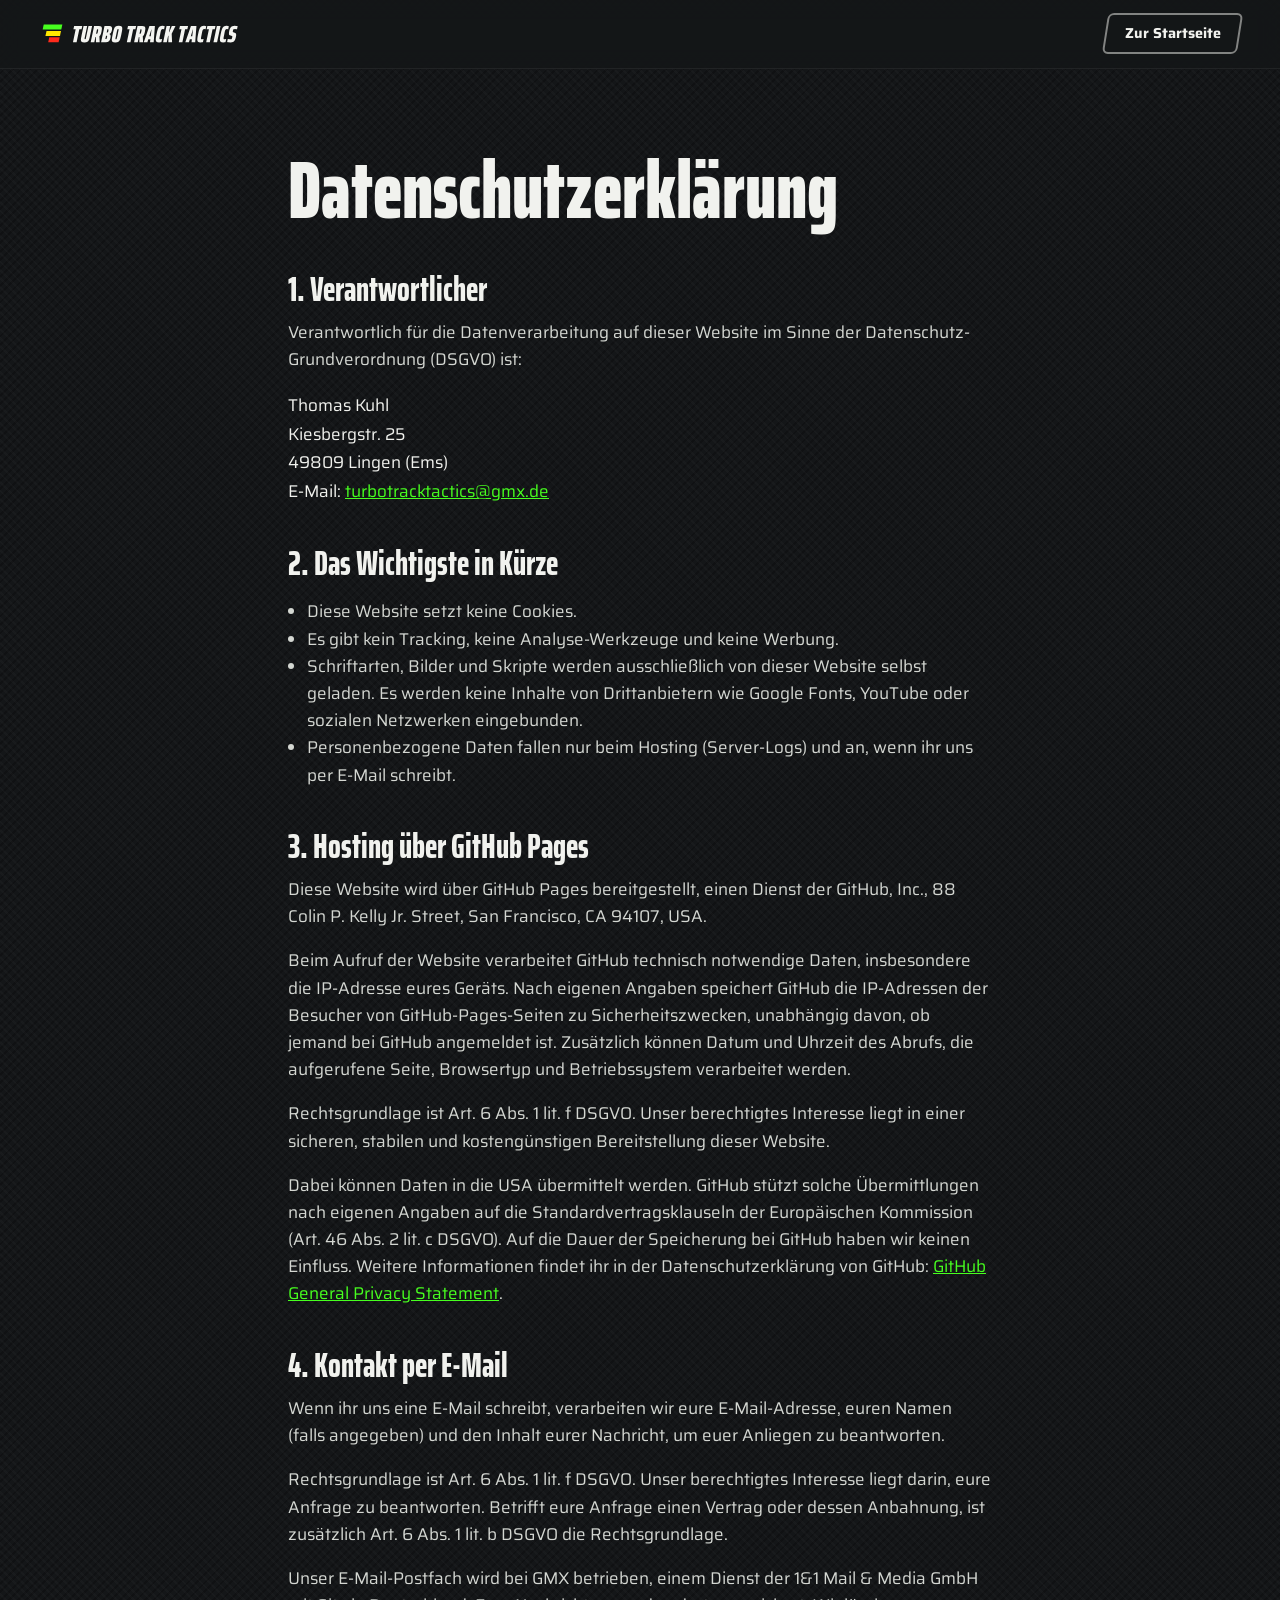
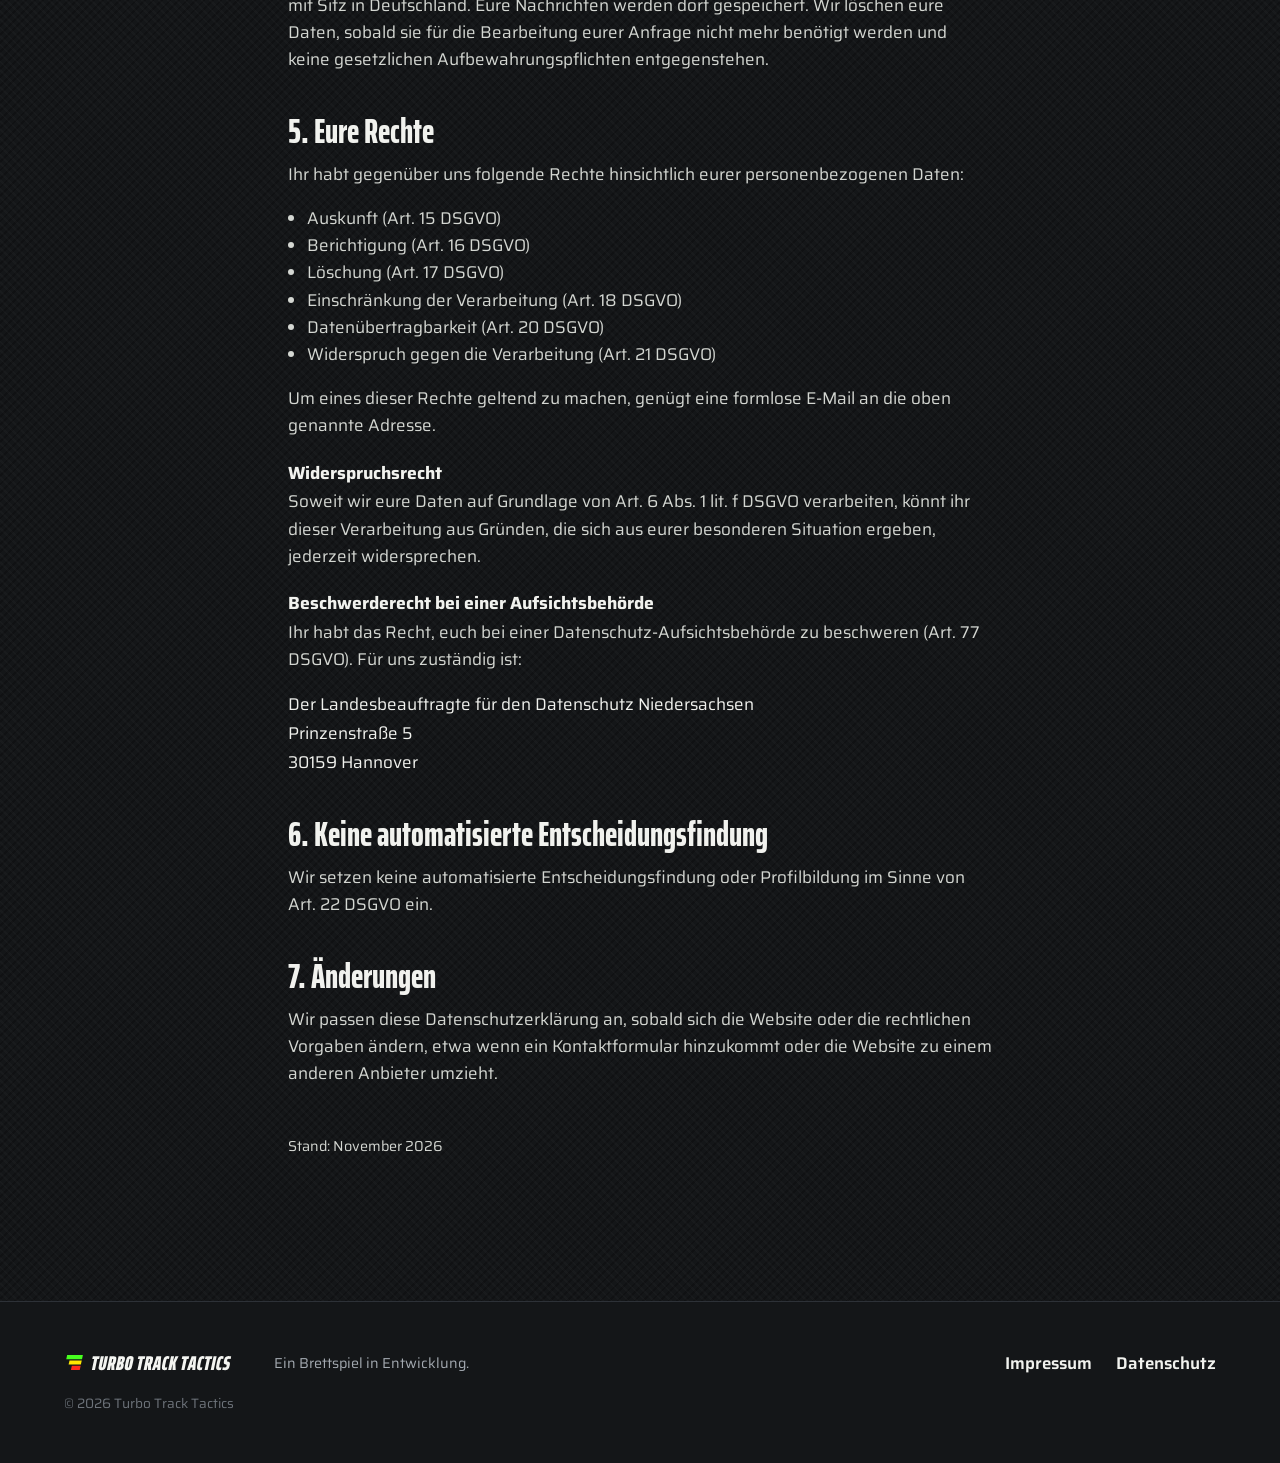
<file: datenschutz.html>
<!DOCTYPE html>
<html lang="de">
<head>
  <meta charset="utf-8">
  <meta name="viewport" content="width=device-width, initial-scale=1">
  <meta name="robots" content="noindex, nofollow">
  <title>Datenschutzerklärung – Turbo Track Tactics</title>
  <meta name="theme-color" content="#141618">
  <link rel="icon" href="assets/img/logo-mark.svg" type="image/svg+xml">
  <link rel="stylesheet" href="assets/css/style.css">
</head>
<body>
  <header class="site-header">
    <div class="site-header__inner">
      <a class="brand" href="index.html" aria-label="Turbo Track Tactics – zur Startseite">
        <img src="assets/img/logo-horizontal.svg" alt="" width="300" height="44">
      </a>
      <a class="btn btn--ghost" href="index.html"><span>Zur Startseite</span></a>
    </div>
  </header>

  <main class="legal container narrow">
    <h1>Datenschutz&shy;erklärung</h1>

    <h2>1. Verantwortlicher</h2>
    <p>Verantwortlich für die Datenverarbeitung auf dieser Website im Sinne der Datenschutz-Grundverordnung (DSGVO) ist:</p>
    <address>
      Thomas Kuhl<br>
      Kiesbergstr. 25<br>
      49809 Lingen (Ems)<br>
      E-Mail: <span data-mail-inline data-user="turbotracktactics" data-domain="gmx.de">turbotracktactics [at] gmx.de</span>
    </address>

    <h2>2. Das Wichtigste in Kürze</h2>
    <ul>
      <li>Diese Website setzt keine Cookies.</li>
      <li>Es gibt kein Tracking, keine Analyse-Werkzeuge und keine Werbung.</li>
      <li>Schriftarten, Bilder und Skripte werden ausschließlich von dieser Website selbst geladen. Es werden keine Inhalte von Drittanbietern wie Google Fonts, YouTube oder sozialen Netzwerken eingebunden.</li>
      <li>Personenbezogene Daten fallen nur beim Hosting (Server-Logs) und an, wenn ihr uns per E-Mail schreibt.</li>
    </ul>

    <h2>3. Hosting über GitHub Pages</h2>
    <p>Diese Website wird über GitHub Pages bereitgestellt, einen Dienst der GitHub, Inc., 88 Colin P. Kelly Jr. Street, San Francisco, CA 94107, USA.</p>
    <p>Beim Aufruf der Website verarbeitet GitHub technisch notwendige Daten, insbesondere die IP-Adresse eures Geräts. Nach eigenen Angaben speichert GitHub die IP-Adressen der Besucher von GitHub-Pages-Seiten zu Sicherheitszwecken, unabhängig davon, ob jemand bei GitHub angemeldet ist. Zusätzlich können Datum und Uhrzeit des Abrufs, die aufgerufene Seite, Browsertyp und Betriebssystem verarbeitet werden.</p>
    <p>Rechtsgrundlage ist Art. 6 Abs. 1 lit. f DSGVO. Unser berechtigtes Interesse liegt in einer sicheren, stabilen und kostengünstigen Bereitstellung dieser Website.</p>
    <p>Dabei können Daten in die USA übermittelt werden. GitHub stützt solche Übermittlungen nach eigenen Angaben auf die Standardvertragsklauseln der Europäischen Kommission (Art. 46 Abs. 2 lit. c DSGVO). Auf die Dauer der Speicherung bei GitHub haben wir keinen Einfluss. Weitere Informationen findet ihr in der Datenschutzerklärung von GitHub: <a href="https://docs.github.com/de/site-policy/privacy-policies/github-general-privacy-statement" rel="noopener">GitHub General Privacy Statement</a>.</p>

    <h2>4. Kontakt per E-Mail</h2>
    <p>Wenn ihr uns eine E-Mail schreibt, verarbeiten wir eure E-Mail-Adresse, euren Namen (falls angegeben) und den Inhalt eurer Nachricht, um euer Anliegen zu beantworten.</p>
    <p>Rechtsgrundlage ist Art. 6 Abs. 1 lit. f DSGVO. Unser berechtigtes Interesse liegt darin, eure Anfrage zu beantworten. Betrifft eure Anfrage einen Vertrag oder dessen Anbahnung, ist zusätzlich Art. 6 Abs. 1 lit. b DSGVO die Rechtsgrundlage.</p>
    <p>Unser E-Mail-Postfach wird bei GMX betrieben, einem Dienst der 1&amp;1 Mail &amp; Media GmbH mit Sitz in Deutschland. Eure Nachrichten werden dort gespeichert. Wir löschen eure Daten, sobald sie für die Bearbeitung eurer Anfrage nicht mehr benötigt werden und keine gesetzlichen Aufbewahrungspflichten entgegenstehen.</p>

    <h2>5. Eure Rechte</h2>
    <p>Ihr habt gegenüber uns folgende Rechte hinsichtlich eurer personenbezogenen Daten:</p>
    <ul>
      <li>Auskunft (Art. 15 DSGVO)</li>
      <li>Berichtigung (Art. 16 DSGVO)</li>
      <li>Löschung (Art. 17 DSGVO)</li>
      <li>Einschränkung der Verarbeitung (Art. 18 DSGVO)</li>
      <li>Datenübertragbarkeit (Art. 20 DSGVO)</li>
      <li>Widerspruch gegen die Verarbeitung (Art. 21 DSGVO)</li>
    </ul>
    <p>Um eines dieser Rechte geltend zu machen, genügt eine formlose E-Mail an die oben genannte Adresse.</p>

    <h3>Widerspruchsrecht</h3>
    <p>Soweit wir eure Daten auf Grundlage von Art. 6 Abs. 1 lit. f DSGVO verarbeiten, könnt ihr dieser Verarbeitung aus Gründen, die sich aus eurer besonderen Situation ergeben, jederzeit widersprechen.</p>

    <h3>Beschwerderecht bei einer Aufsichtsbehörde</h3>
    <p>Ihr habt das Recht, euch bei einer Datenschutz-Aufsichtsbehörde zu beschweren (Art. 77 DSGVO). Für uns zuständig ist:</p>
    <address>
      Der Landesbeauftragte für den Datenschutz Niedersachsen<br>
      Prinzenstraße 5<br>
      30159 Hannover
    </address>

    <h2>6. Keine automatisierte Entscheidungsfindung</h2>
    <p>Wir setzen keine automatisierte Entscheidungsfindung oder Profilbildung im Sinne von Art. 22 DSGVO ein.</p>

    <h2>7. Änderungen</h2>
    <p>Wir passen diese Datenschutzerklärung an, sobald sich die Website oder die rechtlichen Vorgaben ändern, etwa wenn ein Kontaktformular hinzukommt oder die Website zu einem anderen Anbieter umzieht.</p>

    <p class="legal__date">Stand: November 2026</p>
  </main>

  <footer class="site-footer">
    <div class="container site-footer__inner">
      <img src="assets/img/logo-horizontal.svg" alt="Turbo Track Tactics" width="300" height="44">
      <p class="site-footer__note">Ein Brettspiel in Entwicklung.</p>
      <nav aria-label="Rechtliches">
        <ul class="site-footer__links">
          <li><a href="impressum.html">Impressum</a></li>
          <li><a href="datenschutz.html" aria-current="page">Datenschutz</a></li>
        </ul>
      </nav>
      <p class="site-footer__copy">© 2026 Turbo Track Tactics</p>
    </div>
  </footer>

  <script src="assets/js/main.js" defer></script>
</body>
</html>
</file>
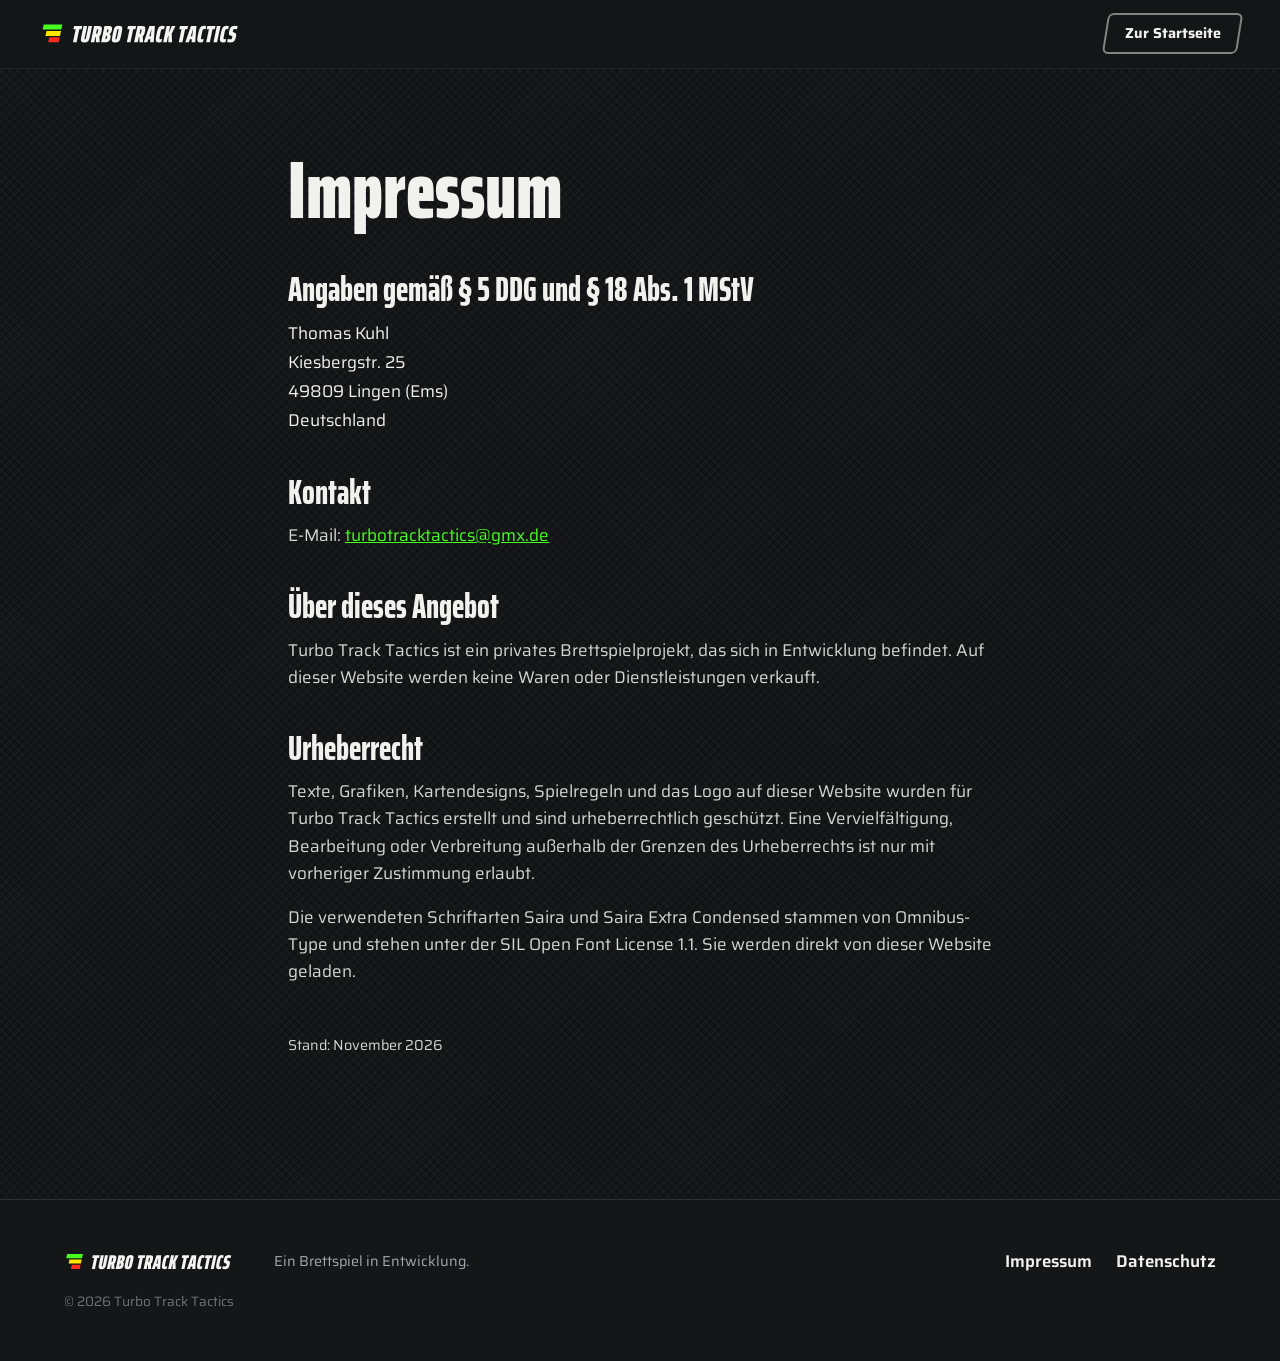
<file: impressum.html>
<!DOCTYPE html>
<html lang="de">
<head>
  <meta charset="utf-8">
  <meta name="viewport" content="width=device-width, initial-scale=1">
  <meta name="robots" content="noindex, nofollow">
  <title>Impressum – Turbo Track Tactics</title>
  <meta name="theme-color" content="#141618">
  <link rel="icon" href="assets/img/logo-mark.svg" type="image/svg+xml">
  <link rel="stylesheet" href="assets/css/style.css">
</head>
<body>
  <header class="site-header">
    <div class="site-header__inner">
      <a class="brand" href="index.html" aria-label="Turbo Track Tactics – zur Startseite">
        <img src="assets/img/logo-horizontal.svg" alt="" width="300" height="44">
      </a>
      <a class="btn btn--ghost" href="index.html"><span>Zur Startseite</span></a>
    </div>
  </header>

  <main class="legal container narrow">
    <h1>Impressum</h1>

    <h2>Angaben gemäß § 5 DDG und § 18 Abs. 1 MStV</h2>
    <address>
      Thomas Kuhl<br>
      Kiesbergstr. 25<br>
      49809 Lingen (Ems)<br>
      Deutschland
    </address>

    <h2>Kontakt</h2>
    <p>E-Mail:
      <span data-mail-inline data-user="turbotracktactics" data-domain="gmx.de">turbotracktactics [at] gmx.de</span>
    </p>

    <h2>Über dieses Angebot</h2>
    <p>Turbo Track Tactics ist ein privates Brettspielprojekt, das sich in Entwicklung befindet. Auf dieser Website werden keine Waren oder Dienstleistungen verkauft.</p>

    <h2>Urheberrecht</h2>
    <p>Texte, Grafiken, Kartendesigns, Spielregeln und das Logo auf dieser Website wurden für Turbo Track Tactics erstellt und sind urheberrechtlich geschützt. Eine Vervielfältigung, Bearbeitung oder Verbreitung außerhalb der Grenzen des Urheberrechts ist nur mit vorheriger Zustimmung erlaubt.</p>
    <p>Die verwendeten Schriftarten Saira und Saira Extra Condensed stammen von Omnibus-Type und stehen unter der SIL Open Font License 1.1. Sie werden direkt von dieser Website geladen.</p>

    <p class="legal__date">Stand: November 2026</p>
  </main>

  <footer class="site-footer">
    <div class="container site-footer__inner">
      <img src="assets/img/logo-horizontal.svg" alt="Turbo Track Tactics" width="300" height="44">
      <p class="site-footer__note">Ein Brettspiel in Entwicklung.</p>
      <nav aria-label="Rechtliches">
        <ul class="site-footer__links">
          <li><a href="impressum.html" aria-current="page">Impressum</a></li>
          <li><a href="datenschutz.html">Datenschutz</a></li>
        </ul>
      </nav>
      <p class="site-footer__copy">© 2026 Turbo Track Tactics</p>
    </div>
  </footer>

  <script src="assets/js/main.js" defer></script>
</body>
</html>
</file>
<file: assets/css/style.css>
/* =========================================================
   Turbo Track Tactics – Stylesheet
   Farben stammen aus den Bewegungskarten:
   rot = langsam (2–3), gelb = Mittelfeld (4–6), grün = Vollgas (7–8),
   blau = Kartenrückseite.
   ========================================================= */

/* ---------- Schriften (lokal eingebunden, keine Verbindung zu Google) ---------- */
@font-face {
  font-family: "Saira Extra Condensed";
  src: url("../fonts/saira-extra-condensed-latin-800-normal.woff2") format("woff2");
  font-weight: 800;
  font-style: normal;
  font-display: swap;
}
@font-face {
  font-family: "Saira Extra Condensed";
  src: url("../fonts/saira-extra-condensed-latin-900-normal.woff2") format("woff2");
  font-weight: 900;
  font-style: normal;
  font-display: swap;
}
@font-face {
  font-family: "Saira";
  src: url("../fonts/saira-latin-400-normal.woff2") format("woff2");
  font-weight: 400;
  font-style: normal;
  font-display: swap;
}
@font-face {
  font-family: "Saira";
  src: url("../fonts/saira-latin-600-normal.woff2") format("woff2");
  font-weight: 600;
  font-style: normal;
  font-display: swap;
}
@font-face {
  font-family: "Saira";
  src: url("../fonts/saira-latin-700-normal.woff2") format("woff2");
  font-weight: 700;
  font-style: normal;
  font-display: swap;
}

/* ---------- Gestaltungswerte ---------- */
:root {
  --carbon: #141618;
  --asphalt: #1c1f23;
  --kerb: #2d3137;
  --paper: #f1f2ee;
  --smoke: #a3a9b0;
  --red: #ff2b1c;
  --yellow: #ffe800;
  --green: #47ff1f;
  --blue: #1f8bff;

  --display: "Saira Extra Condensed", "Arial Narrow", sans-serif;
  --body: "Saira", system-ui, sans-serif;

  --container: 72rem;
  --gutter: clamp(1.25rem, 4vw, 2.5rem);
  --section-space: clamp(4.5rem, 10vw, 8rem);
  --header-h: 4.25rem;
  --radius: 6px;
  --slant: -9deg;
}

/* ---------- Grundlagen ---------- */
*,
*::before,
*::after { box-sizing: border-box; }

html {
  scroll-behavior: smooth;
  scroll-padding-top: calc(var(--header-h) + 1rem);
  -webkit-text-size-adjust: 100%;
}

body {
  margin: 0;
  font-family: var(--body);
  font-size: 1.0625rem;
  line-height: 1.6;
  color: var(--paper);
  background-color: var(--carbon);
  /* Carbon-Gewebe wie auf den Karten */
  background-image:
    repeating-linear-gradient(45deg, rgb(255 255 255 / 0.018) 0 2px, transparent 2px 6px),
    repeating-linear-gradient(-45deg, rgb(0 0 0 / 0.22) 0 2px, transparent 2px 6px);
  -webkit-font-smoothing: antialiased;
}

img, svg { display: block; max-width: 100%; height: auto; }

a { color: inherit; }

p { margin: 0 0 1em; }

h1, h2, h3, h4 { margin: 0; line-height: 1.05; }

:focus-visible {
  outline: 3px solid var(--yellow);
  outline-offset: 3px;
  border-radius: 2px;
}

.visually-hidden {
  position: absolute !important;
  width: 1px; height: 1px;
  padding: 0; margin: -1px;
  overflow: hidden; clip: rect(0 0 0 0);
  white-space: nowrap; border: 0;
}

.skip-link {
  position: absolute;
  left: 1rem; top: -4rem;
  z-index: 100;
  padding: 0.6rem 1rem;
  background: var(--yellow);
  color: var(--carbon);
  font-weight: 700;
  text-decoration: none;
}
.skip-link:focus { top: 1rem; }

.container {
  width: min(100% - 2 * var(--gutter), var(--container));
  margin-inline: auto;
}
.container.narrow,
.narrow { max-width: 44rem; }
.container.narrow { width: min(100% - 2 * var(--gutter), 44rem); }

/* ---------- Typografie ---------- */
.section-title {
  font-family: var(--display);
  font-weight: 800;
  font-size: clamp(2.4rem, 5.5vw, 4.25rem);
  line-height: 0.95;
  letter-spacing: 0.005em;
  max-width: 18ch;
  margin-bottom: 1.25rem;
}

.lead {
  font-size: clamp(1.15rem, 1.6vw, 1.3rem);
  line-height: 1.5;
  color: var(--paper);
  max-width: 40em;
}

.section p:not(.lead) { color: #d4d7d2; max-width: 38em; }

h3 {
  font-family: var(--display);
  font-weight: 800;
  font-size: clamp(1.7rem, 2.6vw, 2.2rem);
  margin-bottom: 0.6rem;
}

/* ---------- Buttons ---------- */
.btn {
  display: inline-flex;
  align-items: center;
  justify-content: center;
  min-height: 3rem;
  padding: 0.7rem 1.5rem;
  font-family: var(--body);
  font-weight: 700;
  font-size: 1rem;
  text-decoration: none;
  border: 2px solid transparent;
  border-radius: var(--radius);
  transform: skewX(var(--slant));
  transition: background-color 0.15s ease, color 0.15s ease, border-color 0.15s ease;
}
.btn > * { transform: skewX(calc(var(--slant) * -1)); }
.btn--primary { background: var(--green); color: var(--carbon); }
.btn--primary:hover { background: var(--paper); }
.btn--ghost { border-color: rgb(241 242 238 / 0.5); color: var(--paper); }
.btn--ghost:hover { border-color: var(--paper); background: rgb(241 242 238 / 0.08); }

/* ---------- Kopfzeile ---------- */
.site-header {
  position: fixed;
  inset: 0 0 auto 0;
  z-index: 50;
  background: rgb(20 22 24 / 0.82);
  backdrop-filter: blur(10px);
  -webkit-backdrop-filter: blur(10px);
  border-bottom: 1px solid rgb(255 255 255 / 0.06);
}
.site-header__inner {
  display: flex;
  align-items: center;
  justify-content: space-between;
  gap: 1.5rem;
  width: min(100% - 2 * var(--gutter), 80rem);
  height: var(--header-h);
  margin-inline: auto;
}
.brand img { height: 26px; width: auto; }
.site-header .btn { min-height: 2.5rem; padding: 0.45rem 1.1rem; font-size: 0.9rem; white-space: nowrap; }
@media (max-width: 420px) {
  .brand img { height: 20px; }
}

.site-nav ul {
  display: flex;
  gap: clamp(0.9rem, 1.6vw, 1.6rem);
  margin: 0; padding: 0;
  list-style: none;
}
.site-nav a {
  position: relative;
  font-weight: 600;
  font-size: 0.95rem;
  text-decoration: none;
  color: var(--smoke);
  padding-block: 0.4rem;
  transition: color 0.15s ease;
}
.site-nav a:hover,
.site-nav a[aria-current="true"] { color: var(--paper); }
.site-nav a[aria-current="true"]::after {
  content: "";
  position: absolute;
  left: 0; right: 0; bottom: -2px;
  height: 2px;
  background: var(--green);
  transform: skewX(var(--slant));
}

/* Schaltleuchten (Scrollfortschritt) */
.shift-lights {
  display: grid;
  grid-template-columns: repeat(10, 1fr);
  gap: 3px;
  height: 3px;
  padding-inline: 3px;
}
.shift-lights span {
  background: rgb(255 255 255 / 0.06);
  transition: background-color 0.2s ease, box-shadow 0.2s ease;
}
.shift-lights span.is-lit:nth-child(-n + 3) { background: var(--red); box-shadow: 0 0 8px var(--red); }
.shift-lights span.is-lit:nth-child(n + 4):nth-child(-n + 7) { background: var(--yellow); box-shadow: 0 0 8px var(--yellow); }
.shift-lights span.is-lit:nth-child(n + 8) { background: var(--green); box-shadow: 0 0 8px var(--green); }

/* Menü-Schalter (mobil) */
.nav-toggle {
  display: none;
  width: 2.75rem; height: 2.75rem;
  padding: 0;
  background: none;
  border: 0;
  color: var(--paper);
  cursor: pointer;
}
.nav-toggle__bars,
.nav-toggle__bars::before,
.nav-toggle__bars::after {
  display: block;
  width: 26px; height: 2px;
  margin-inline: auto;
  background: currentColor;
  transition: transform 0.2s ease, opacity 0.2s ease;
}
.nav-toggle__bars { position: relative; }
.nav-toggle__bars::before,
.nav-toggle__bars::after { content: ""; position: absolute; left: 0; }
.nav-toggle__bars::before { top: -8px; }
.nav-toggle__bars::after { top: 8px; }
.nav-toggle[aria-expanded="true"] .nav-toggle__bars { background: transparent; }
.nav-toggle[aria-expanded="true"] .nav-toggle__bars::before { transform: translateY(8px) rotate(45deg); }
.nav-toggle[aria-expanded="true"] .nav-toggle__bars::after { transform: translateY(-8px) rotate(-45deg); }

@media (max-width: 1040px) {
  .nav-toggle { display: block; }
  .site-nav {
    position: fixed;
    inset: calc(var(--header-h) + 3px) 0 auto 0;
    max-height: calc(100dvh - var(--header-h));
    overflow-y: auto;
    background: var(--carbon);
    border-bottom: 1px solid var(--kerb);
    visibility: hidden;
    opacity: 0;
    transform: translateY(-0.5rem);
    transition: opacity 0.2s ease, transform 0.2s ease, visibility 0s linear 0.2s;
  }
  .site-nav.is-open {
    visibility: visible;
    opacity: 1;
    transform: none;
    transition: opacity 0.2s ease, transform 0.2s ease;
  }
  .site-nav ul {
    flex-direction: column;
    gap: 0;
    padding: 0.5rem var(--gutter) 1.25rem;
  }
  .site-nav a {
    display: block;
    padding-block: 0.8rem;
    font-size: 1.15rem;
    border-bottom: 1px solid rgb(255 255 255 / 0.06);
  }
  .site-nav a[aria-current="true"]::after { display: none; }
}

/* ---------- Startbereich mit Parallax ---------- */
.hero {
  position: relative;
  min-height: 100svh;
  display: flex;
  flex-direction: column;
  justify-content: center;
  overflow: hidden;
  padding-top: calc(var(--header-h) + 2rem);
  padding-bottom: 5rem;
  isolation: isolate;
}
.hero__bg {
  position: absolute;
  inset: -12% 0 -12% 0;
  z-index: -1;
  background:
    linear-gradient(180deg, rgb(20 22 24 / 0.2) 0%, rgb(20 22 24 / 0) 40%, var(--carbon) 96%),
    radial-gradient(ellipse at 75% 45%, rgb(71 255 31 / 0.14), transparent 55%),
    url("../img/hero-bg.webp") center / cover no-repeat;
  will-change: transform;
}
.hero__inner {
  display: grid;
  grid-template-columns: minmax(0, 1.05fr) minmax(0, 1fr);
  align-items: center;
  gap: 2rem;
  width: min(100% - 2 * var(--gutter), 80rem);
  margin-inline: auto;
}
.hero__text { will-change: transform; }
.hero__status {
  display: inline-flex;
  align-items: center;
  gap: 0.6rem;
  margin-bottom: 1.25rem;
  font-weight: 600;
  font-size: 0.95rem;
  color: var(--smoke);
}
.hero__status::before {
  content: "";
  width: 0.65rem; height: 0.65rem;
  border-radius: 50%;
  background: var(--yellow);
  box-shadow: 0 0 10px var(--yellow);
}
.hero__title {
  font-family: var(--display);
  font-weight: 900;
  font-size: clamp(4.5rem, 12.5vw, 10.5rem);
  line-height: 0.82;
  text-transform: uppercase;
  letter-spacing: 0.005em;
  margin-bottom: 1.75rem;
}
.hero__title span {
  display: block;
  transform: skewX(var(--slant));
  transform-origin: left bottom;
}
.hero__title span:nth-child(2) { padding-left: 0.16em; }
.hero__title span:nth-child(3) { padding-left: 0.32em; }
.hero__lead {
  font-size: clamp(1.1rem, 1.5vw, 1.3rem);
  line-height: 1.5;
  max-width: 30em;
  margin-bottom: 2rem;
  color: #dfe2dd;
}
.hero__actions { display: flex; flex-wrap: wrap; gap: 1rem; }

.hero__cards {
  position: relative;
  height: min(72vh, 40rem);
  min-height: 24rem;
}
.hero-card {
  position: absolute;
  width: clamp(9rem, 17vw, 15.5rem);
  border-radius: 10px;
  box-shadow: 0 30px 60px rgb(0 0 0 / 0.55), 0 0 0 1px rgb(255 255 255 / 0.04);
  will-change: transform;
}
.hero-card--back { top: 2%;  left: 4%;  rotate: -16deg; opacity: 0.55; filter: blur(1.5px); }
.hero-card--2    { top: 46%; left: 0%;  rotate: -7deg;  opacity: 0.8; }
.hero-card--5    { top: 10%; left: 38%; rotate: 5deg; }
.hero-card--8    { top: 34%; left: 58%; rotate: 13deg; width: clamp(10rem, 19vw, 17.5rem); }

.hero__scroll {
  position: absolute;
  left: 50%; bottom: 1.5rem;
  translate: -50% 0;
  font-size: 0.85rem;
  font-weight: 600;
  color: var(--smoke);
  text-decoration: none;
  padding-bottom: 1.6rem;
}
.hero__scroll::after {
  content: "";
  position: absolute;
  left: 50%; bottom: 0;
  width: 2px; height: 1.1rem;
  background: linear-gradient(var(--green), transparent);
  translate: -50% 0;
}

@media (max-width: 860px) {
  .hero { min-height: auto; padding-bottom: 4rem; }
  .hero__inner { grid-template-columns: 1fr; gap: 1rem; }
  .hero__cards { height: 20rem; min-height: 0; order: -1; margin-bottom: -1rem; }
  .hero-card { width: 7.5rem; }
  .hero-card--back { left: 6%; top: 8%; }
  .hero-card--2 { left: 22%; top: 30%; }
  .hero-card--5 { left: 44%; top: 4%; }
  .hero-card--8 { left: 62%; top: 26%; width: 8.5rem; }
  .hero__scroll { display: none; }
}

/* ---------- Abschnitte ---------- */
.section { padding-block: var(--section-space); position: relative; }
.section--asphalt {
  background: rgb(28 31 35 / 0.92);
  border-block: 1px solid rgb(255 255 255 / 0.04);
}

/* Das Spiel */
.split {
  display: grid;
  grid-template-columns: minmax(0, 1.4fr) minmax(16rem, 1fr);
  gap: clamp(2rem, 6vw, 5rem);
  align-items: start;
}
.spec-sheet {
  margin: 0;
  padding: 1.5rem 1.75rem;
  background: var(--asphalt);
  border-left: 4px solid var(--green);
  border-radius: 0 var(--radius) var(--radius) 0;
}
.spec-sheet__row {
  display: grid;
  grid-template-columns: 7.5rem 1fr;
  gap: 1rem;
  padding-block: 0.8rem;
  border-bottom: 1px solid rgb(255 255 255 / 0.07);
}
.spec-sheet__row:last-child { border-bottom: 0; }
.spec-sheet dt { color: var(--smoke); font-size: 0.95rem; }
.spec-sheet dd { margin: 0; font-weight: 600; }

@media (max-width: 860px) {
  .split { grid-template-columns: 1fr; }
}

/* Rennablauf: echte Reihenfolge -> nummeriert */
.race-steps {
  list-style: none;
  counter-reset: step;
  display: grid;
  grid-template-columns: repeat(5, minmax(0, 1fr));
  gap: 1.25rem;
  margin: 3rem 0 0;
  padding: 0;
  position: relative;
}
.race-steps::before {
  /* Streckenlinie, die von rot nach grün „beschleunigt“ */
  content: "";
  position: absolute;
  top: 1.35rem; left: 1.4rem; right: 1.4rem;
  height: 3px;
  background: linear-gradient(90deg, var(--red), var(--yellow) 50%, var(--green));
  opacity: 0.7;
}
.race-step { position: relative; counter-increment: step; padding-top: 3.75rem; }
.race-step::before {
  content: counter(step);
  position: absolute;
  top: 0; left: 0;
  display: grid;
  place-items: center;
  width: 2.75rem; height: 2.75rem;
  font-family: var(--display);
  font-weight: 900;
  font-size: 1.6rem;
  color: var(--carbon);
  background: var(--step-color);
  border-radius: var(--radius);
  transform: skewX(var(--slant));
  box-shadow: 0 0 18px color-mix(in srgb, var(--step-color) 45%, transparent);
}
.race-step h3 { font-size: 1.6rem; }
.race-step p { font-size: 0.98rem; color: #cfd2cd; }

@media (max-width: 980px) {
  .race-steps { grid-template-columns: 1fr; gap: 0; }
  .race-steps::before {
    top: 1.4rem; bottom: 1.4rem; left: 1.35rem; right: auto;
    width: 3px; height: auto;
    background: linear-gradient(180deg, var(--red), var(--yellow) 50%, var(--green));
  }
  .race-step { padding: 0 0 1.75rem 4.25rem; }
  .race-step h3 { padding-top: 0.45rem; }
}

/* Ein Zug im Detail */
.turn {
  display: grid;
  grid-template-columns: minmax(0, 1fr) minmax(0, 1.15fr);
  gap: clamp(2rem, 5vw, 4rem);
  margin-top: clamp(3.5rem, 7vw, 5.5rem);
  padding: clamp(1.5rem, 4vw, 2.75rem);
  background: var(--carbon);
  border: 1px solid var(--kerb);
  border-radius: var(--radius);
}
.turn__phase { margin-top: 1.5rem; }
.turn__phase h4 {
  font-family: var(--body);
  font-weight: 700;
  font-size: 1.1rem;
  margin-bottom: 0.35rem;
}
.turn__phase h4 span { font-weight: 400; color: var(--smoke); margin-left: 0.4rem; }
.turn__phase p { font-size: 0.98rem; }

.turn__example { margin: 0; align-self: center; }
.calc {
  display: flex;
  align-items: center;
  flex-wrap: wrap;
  gap: 0.5rem;
}
.calc__item { position: relative; width: clamp(3.6rem, 8vw, 5.4rem); }
.calc__item img { border-radius: 6px; box-shadow: 0 10px 24px rgb(0 0 0 / 0.5); }
.calc__badge {
  position: absolute;
  right: -0.5rem; bottom: -0.5rem;
  padding: 0.1rem 0.5rem;
  font-family: var(--display);
  font-weight: 900;
  font-size: 1.4rem;
  color: var(--carbon);
  background: var(--yellow);
  border-radius: 4px;
}
.calc__item--tyre {
  display: grid;
  place-items: center;
  align-content: center;
  aspect-ratio: 1;
  border: 3px solid var(--red);
  border-radius: 50%;
  font-family: var(--display);
  font-weight: 900;
  font-size: 2rem;
  line-height: 1;
}
.calc__item--tyre small { font-family: var(--body); font-size: 0.65rem; font-weight: 600; color: var(--smoke); }
.calc__op { font-family: var(--display); font-weight: 800; font-size: 2rem; color: var(--smoke); }
.calc__result { display: grid; line-height: 1; }
.calc__result strong { font-family: var(--display); font-weight: 900; font-size: clamp(3.5rem, 7vw, 5rem); color: var(--green); }
.calc__result small { font-weight: 600; color: var(--smoke); }
.turn__example figcaption { margin-top: 1.5rem; font-size: 0.92rem; color: var(--smoke); max-width: 34em; }

@media (max-width: 900px) {
  .turn { grid-template-columns: 1fr; }
}

/* Spielregeln */
.rule {
  display: grid;
  grid-template-columns: minmax(0, 1.25fr) minmax(0, 1fr);
  gap: clamp(2rem, 6vw, 5rem);
  align-items: center;
  margin-top: clamp(3rem, 7vw, 5rem);
}
.rule--flip .rule__text { order: 2; }
.rule__visual { margin: 0; justify-self: center; }
.rule__visual img { border-radius: 8px; max-height: 26rem; width: auto; }
.rule__visual--card img { box-shadow: 0 24px 50px rgb(0 0 0 / 0.55); rotate: 4deg; }

.duel {
  display: grid;
  gap: 1.25rem;
  padding: 1.75rem;
  background: var(--asphalt);
  border-radius: var(--radius);
  min-width: min(100%, 22rem);
}
.duel__side { display: grid; grid-template-columns: 6.5rem 1fr auto; align-items: center; gap: 1rem; }
.duel__who { font-weight: 600; color: var(--smoke); }
.duel__score { font-family: var(--display); font-weight: 800; font-size: 1.4rem; }
.duel figcaption { font-weight: 700; color: var(--green); }
.dice { display: flex; gap: 0.5rem; }
.die {
  --pip: radial-gradient(circle, var(--carbon) 0 45%, transparent 50%);
  position: relative;
  width: 2.6rem; height: 2.6rem;
  border-radius: 7px;
  background: #5b6068;
}
.die--hit { background: var(--paper); }
.die::before {
  content: "";
  position: absolute;
  inset: 12%;
  background-repeat: no-repeat;
  background-size: 33.3% 33.3%;
}
.die[data-pips="1"]::before { background-image: var(--pip); background-position: center; }
.die[data-pips="2"]::before { background-image: var(--pip), var(--pip); background-position: 0 0, 100% 100%; }
.die[data-pips="4"]::before { background-image: var(--pip), var(--pip), var(--pip), var(--pip); background-position: 0 0, 100% 0, 0 100%, 100% 100%; }
.die[data-pips="5"]::before { background-image: var(--pip), var(--pip), var(--pip), var(--pip), var(--pip); background-position: 0 0, 100% 0, center, 0 100%, 100% 100%; }
.die[data-pips="6"]::before { background-image: var(--pip), var(--pip), var(--pip), var(--pip), var(--pip), var(--pip); background-position: 0 0, 100% 0, 0 50%, 100% 50%, 0 100%, 100% 100%; }

.rule-grid {
  display: grid;
  grid-template-columns: repeat(2, minmax(0, 1fr));
  gap: 1rem;
  margin-top: clamp(3.5rem, 7vw, 5rem);
}
.rule-mini {
  padding: 1.5rem 1.75rem;
  background: var(--asphalt);
  border-top: 3px solid var(--kerb);
  border-radius: 0 0 var(--radius) var(--radius);
}
.rule-mini:first-child { border-top-color: var(--yellow); }
.rule-mini h3 { font-size: 1.6rem; }
.rule-mini p { font-size: 0.98rem; margin: 0; }
.rule-mini--with-image {
  grid-row: span 2;
  display: grid;
  grid-template-columns: 7rem 1fr;
  gap: 1.5rem;
  align-items: start;
  border-top-color: var(--red);
}
.rule-mini--with-image img { border-radius: 6px; }

@media (max-width: 860px) {
  .rule, .rule-grid { grid-template-columns: 1fr; }
  .rule--flip .rule__text { order: 0; }
  .rule__visual img { max-height: 20rem; }
  .rule-mini--with-image { grid-row: auto; grid-template-columns: 5rem 1fr; }
}
@media (max-width: 420px) {
  .duel { padding: 1.25rem; }
  .duel__side { grid-template-columns: 1fr auto; }
  .duel__who { grid-column: 1 / -1; }
  .die { width: 2.2rem; height: 2.2rem; }
}

/* Spielmodi */
.modes {
  display: grid;
  grid-template-columns: minmax(0, 1fr) minmax(0, 1.1fr);
  gap: clamp(2rem, 6vw, 5rem);
  align-items: start;
  margin-top: 1rem;
}
.mode-list { margin: 0; }
.mode-list div { padding-block: 1rem; border-bottom: 1px solid rgb(255 255 255 / 0.08); }
.mode-list div:first-child { padding-top: 0; }
.mode-list dt { font-family: var(--display); font-weight: 800; font-size: 1.7rem; line-height: 1.1; }
.mode-list dd { margin: 0.2rem 0 0; color: #cfd2cd; }

.table-wrap { overflow-x: auto; }
.mode-table, .points-table { border-collapse: collapse; width: 100%; }
.mode-table caption, .points-table caption {
  text-align: left;
  font-weight: 700;
  padding-bottom: 0.75rem;
}
.mode-table th, .mode-table td {
  padding: 0.75rem 0.9rem;
  text-align: left;
  border-bottom: 1px solid rgb(255 255 255 / 0.08);
}
.mode-table thead th { color: var(--smoke); font-weight: 600; font-size: 0.95rem; }
.mode-table tbody th { font-family: var(--display); font-weight: 800; font-size: 1.5rem; }
.mode-table .ok { color: var(--paper); }
.mode-table .no { color: #5f656c; }
.mode-table .best {
  display: inline-block;
  padding: 0.1rem 0.55rem;
  font-weight: 700;
  font-size: 0.9rem;
  color: var(--carbon);
  background: var(--green);
  border-radius: 4px;
}

.championship {
  display: grid;
  grid-template-columns: minmax(0, 1.2fr) minmax(0, 1fr);
  gap: clamp(2rem, 6vw, 5rem);
  margin-top: clamp(3.5rem, 7vw, 5rem);
  padding-top: clamp(2.5rem, 5vw, 3.5rem);
  border-top: 1px solid var(--kerb);
}
.championship h3 { font-size: clamp(2rem, 3.5vw, 2.8rem); }
.points { display: grid; grid-template-columns: 1fr 1fr; gap: 2rem; align-items: start; }
.points-table th, .points-table td { padding: 0.35rem 0; border-bottom: 1px solid rgb(255 255 255 / 0.06); }
.points-table th { text-align: left; font-weight: 600; color: var(--smoke); }
.points-table td { text-align: right; font-family: var(--display); font-weight: 800; font-size: 1.35rem; }
.points-table caption { font-size: 0.95rem; }

@media (max-width: 860px) {
  .modes, .championship { grid-template-columns: 1fr; }
}
@media (max-width: 480px) {
  .mode-table th, .mode-table td { padding: 0.6rem 0.35rem; font-size: 0.92rem; }
  .mode-table .best { font-size: 0.8rem; padding-inline: 0.35rem; }
  .calc__item { width: 3.1rem; }
  .calc__op { font-size: 1.5rem; }
}

/* Komponenten */
.component { margin-top: clamp(3rem, 7vw, 5rem); }
.component__head { max-width: 40rem; }

.card-fan {
  display: flex;
  justify-content: center;
  margin: 2.5rem 0 0;
  padding: 1.5rem 0 2rem;
  list-style: none;
}
.card-fan li {
  flex: 0 0 auto;
  width: clamp(6.5rem, 11vw, 9.5rem);
  margin-inline: -1.1rem;
  rotate: calc((var(--i) - 3.5) * 3.5deg);
  translate: 0 var(--t);
  transition: translate 0.2s ease, rotate 0.2s ease;
}
.card-fan li:nth-child(1) { --i: 0; --t: 1.6rem; }
.card-fan li:nth-child(2) { --i: 1; --t: 1.1rem; }
.card-fan li:nth-child(3) { --i: 2; --t: 0.6rem; }
.card-fan li:nth-child(4) { --i: 3; --t: 0.2rem; }
.card-fan li:nth-child(5) { --i: 4; --t: 0.2rem; }
.card-fan li:nth-child(6) { --i: 5; --t: 0.6rem; }
.card-fan li:nth-child(7) { --i: 6; --t: 1.1rem; }
.card-fan li:nth-child(8) { --i: 7; --t: 1.6rem; }
.card-fan li:hover { translate: 0 -1.25rem; rotate: 0deg; z-index: 2; }
.card-fan img { border-radius: 8px; box-shadow: 0 18px 36px rgb(0 0 0 / 0.55); }

@media (max-width: 760px) {
  .card-fan {
    justify-content: flex-start;
    gap: 0.75rem;
    overflow-x: auto;
    scroll-snap-type: x mandatory;
    padding-inline: var(--gutter);
    margin-inline: calc(var(--gutter) * -1);
  }
  .card-fan li { margin: 0; rotate: 0deg; translate: none; width: 8.5rem; scroll-snap-align: start; }
}

.component--cards {
  display: grid;
  grid-template-columns: minmax(0, 1fr) minmax(0, 1fr);
  grid-template-areas: "head chart" "fan fan";
  gap: 1rem clamp(2rem, 6vw, 5rem);
  align-items: end;
}
.component--cards .component__head { grid-area: head; }
.component--cards .card-fan { grid-area: fan; }
.component--cards .deck-chart { grid-area: chart; }
@media (max-width: 860px) {
  .component--cards { grid-template-columns: 1fr; grid-template-areas: "head" "fan" "chart"; }
}
.deck-chart { margin: 0; max-width: 30rem; width: 100%; }
.deck-chart figcaption { font-weight: 700; margin-bottom: 0.75rem; }
.deck-chart__bars { list-style: none; margin: 0; padding: 0; display: grid; gap: 0.45rem; }
.deck-chart__bars li {
  display: grid;
  grid-template-columns: 1.5rem 1fr 2.5rem;
  align-items: center;
  gap: 0.75rem;
}
.deck-chart__value { font-family: var(--display); font-weight: 900; font-size: 1.3rem; color: var(--c); }
.deck-chart__bar {
  height: 0.85rem;
  width: calc(var(--n) / 20 * 100%);
  background: var(--c);
  border-radius: 2px;
  transform: skewX(var(--slant));
  box-shadow: 0 0 12px color-mix(in srgb, var(--c) 35%, transparent);
}
.deck-chart__count { font-size: 0.9rem; color: var(--smoke); text-align: right; }

.component--board {
  display: grid;
  grid-template-columns: minmax(0, 1.6fr) minmax(0, 1fr);
  gap: clamp(2rem, 5vw, 4rem);
  align-items: center;
}
.board-figure { margin: 0; }
.board-figure img { border-radius: 8px; box-shadow: 0 24px 60px rgb(0 0 0 / 0.5); }

.component--track {
  display: grid;
  grid-template-columns: minmax(0, 1fr) minmax(0, 1.6fr);
  gap: clamp(2rem, 5vw, 4rem);
  align-items: center;
}
.track-figure { margin: 0; }
.track {
  width: 100%;
  background: radial-gradient(ellipse at center, rgb(71 255 31 / 0.06), transparent 70%);
}
.track__edge { fill: none; stroke: #e6e7e2; stroke-width: 52; stroke-linejoin: round; }
.track__asphalt { fill: none; stroke: #2b2f35; stroke-width: 46; stroke-linejoin: round; }
.track__fields { fill: none; stroke: rgb(241 242 238 / 0.16); stroke-width: 46; stroke-dasharray: 1.5 26; }
.track__centre { fill: none; stroke: rgb(241 242 238 / 0.45); stroke-width: 1.5; stroke-dasharray: 8 8; }
.track__pit { fill: none; stroke: #23262b; stroke-width: 22; stroke-linecap: round; }
.track__pit-boxes rect { fill: #3a3f46; stroke: var(--blue); stroke-width: 2; }
.track__events rect { fill: var(--yellow); opacity: 0.9; }
.track__label { fill: var(--smoke); font-family: var(--body); font-size: 17px; font-weight: 600; }
.track__car circle { fill: var(--green); stroke: var(--carbon); stroke-width: 3; filter: drop-shadow(0 0 6px var(--green)); }

.track-legend {
  display: flex;
  flex-wrap: wrap;
  gap: 0.5rem 1.5rem;
  margin-top: 1rem;
  font-size: 0.9rem;
  color: var(--smoke);
}
.track-legend span { display: inline-flex; align-items: center; gap: 0.5rem; }
.swatch { display: inline-block; width: 1.1rem; height: 0.75rem; border-radius: 2px; }
.swatch--event { background: var(--yellow); }
.swatch--pit { background: #3a3f46; outline: 2px solid var(--blue); outline-offset: -2px; }
.swatch--line { background: repeating-linear-gradient(90deg, rgb(241 242 238 / 0.6) 0 4px, transparent 4px 7px); height: 2px; }

@media (max-width: 860px) {
  .component--board, .component--track { grid-template-columns: 1fr; }
  .component--board .component__head { order: -1; }
}

.box-contents {
  margin-top: clamp(3.5rem, 7vw, 5rem);
  padding: clamp(1.5rem, 4vw, 2.5rem);
  border: 1px solid var(--kerb);
  border-radius: var(--radius);
}
.box-contents ul {
  columns: 2 16rem;
  column-gap: 3rem;
  margin: 1rem 0 0;
  padding: 0;
  list-style: none;
}
.box-contents li {
  break-inside: avoid;
  padding: 0.55rem 0;
  border-bottom: 1px solid rgb(255 255 255 / 0.06);
  color: #d4d7d2;
}
.box-contents strong {
  display: inline-block;
  min-width: 4.5rem;
  font-family: var(--display);
  font-weight: 800;
  font-size: 1.3rem;
  color: var(--paper);
}

/* Kontakt */
.contact { text-align: left; }
.contact__mail { display: flex; flex-wrap: wrap; align-items: center; gap: 1rem 1.5rem; margin-top: 1.75rem; }
.contact__address { font-weight: 600; color: var(--smoke); }

/* ---------- Fußzeile ---------- */
.site-footer {
  padding-block: 3rem;
  border-top: 1px solid var(--kerb);
  background: var(--carbon);
}
.site-footer__inner {
  display: grid;
  grid-template-columns: auto 1fr auto;
  align-items: center;
  gap: 1rem 2.5rem;
}
.site-footer__inner > img { height: 22px; width: auto; }
.site-footer__note { margin: 0; font-size: 0.9rem; color: var(--smoke); max-width: 34em; }
.site-footer__links { display: flex; gap: 1.5rem; margin: 0; padding: 0; list-style: none; }
.site-footer__links a { font-weight: 600; text-decoration: none; }
.site-footer__links a:hover { text-decoration: underline; }
.site-footer__copy { grid-column: 1 / -1; margin: 0; font-size: 0.85rem; color: #6d737a; }

@media (max-width: 760px) {
  .site-footer__inner { grid-template-columns: 1fr; }
}

/* ---------- Rechtliche Seiten ---------- */
.legal {
  padding-top: calc(var(--header-h) + clamp(3rem, 8vw, 5rem));
  padding-bottom: var(--section-space);
}
.legal h1 {
  font-family: var(--display);
  font-weight: 900;
  font-size: clamp(3rem, 8vw, 5rem);
  margin-bottom: 2rem;
}
.legal h2 {
  font-family: var(--display);
  font-weight: 800;
  font-size: clamp(1.6rem, 3vw, 2.1rem);
  margin: 2.5rem 0 0.75rem;
}
.legal h3 { font-family: var(--body); font-weight: 700; font-size: 1.1rem; margin: 1.5rem 0 0.4rem; }
.legal p, .legal li { color: #d4d7d2; }
.legal ul { padding-left: 1.2rem; }
.legal address { font-style: normal; line-height: 1.7; }
.legal a { color: var(--green); }
.legal__back { display: inline-block; margin-bottom: 2rem; font-weight: 600; color: var(--smoke); }
.legal__date { margin-top: 3rem; font-size: 0.9rem; color: var(--smoke); }

/* ---------- Weniger Bewegung, wenn gewünscht ---------- */
@media (prefers-reduced-motion: reduce) {
  html { scroll-behavior: auto; }
  *, *::before, *::after {
    transition-duration: 0.01ms !important;
    animation-duration: 0.01ms !important;
  }
  .hero__bg, .hero__text, .hero-card { transform: none !important; }
}
</file>
